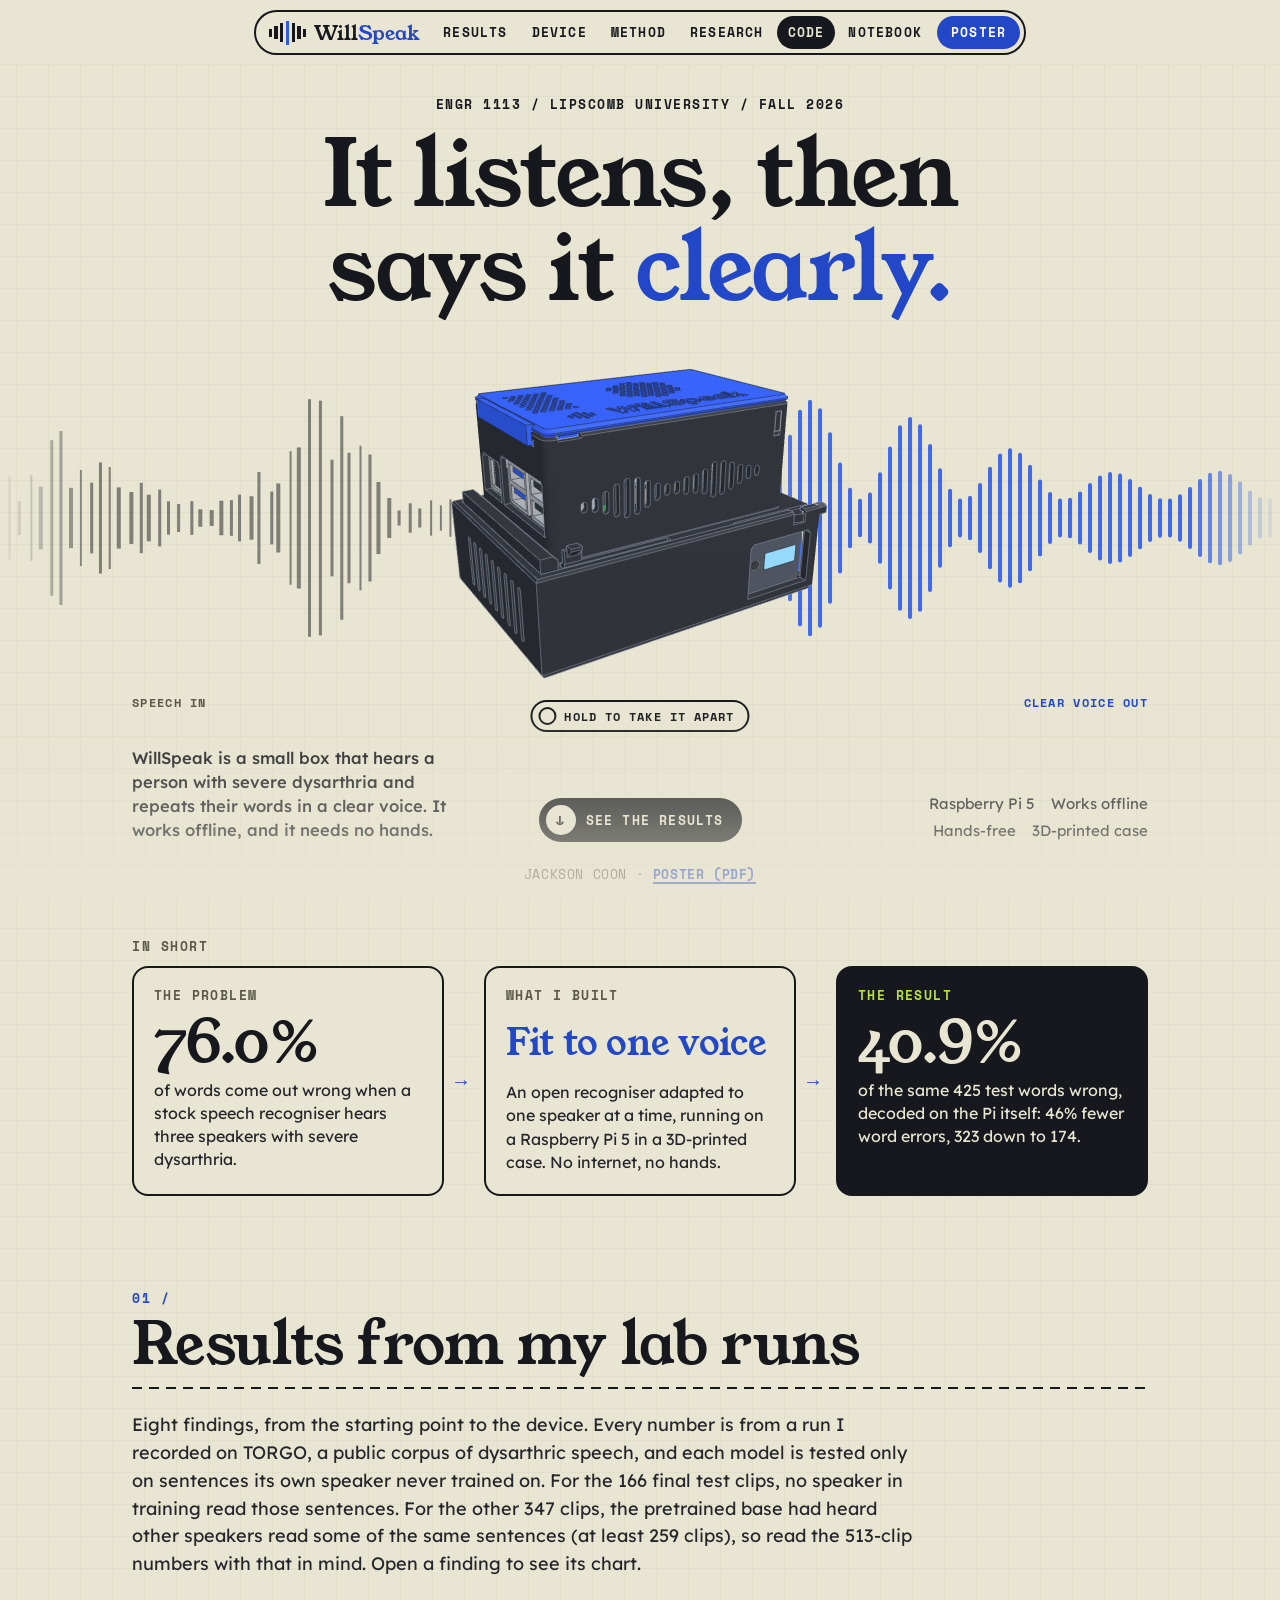
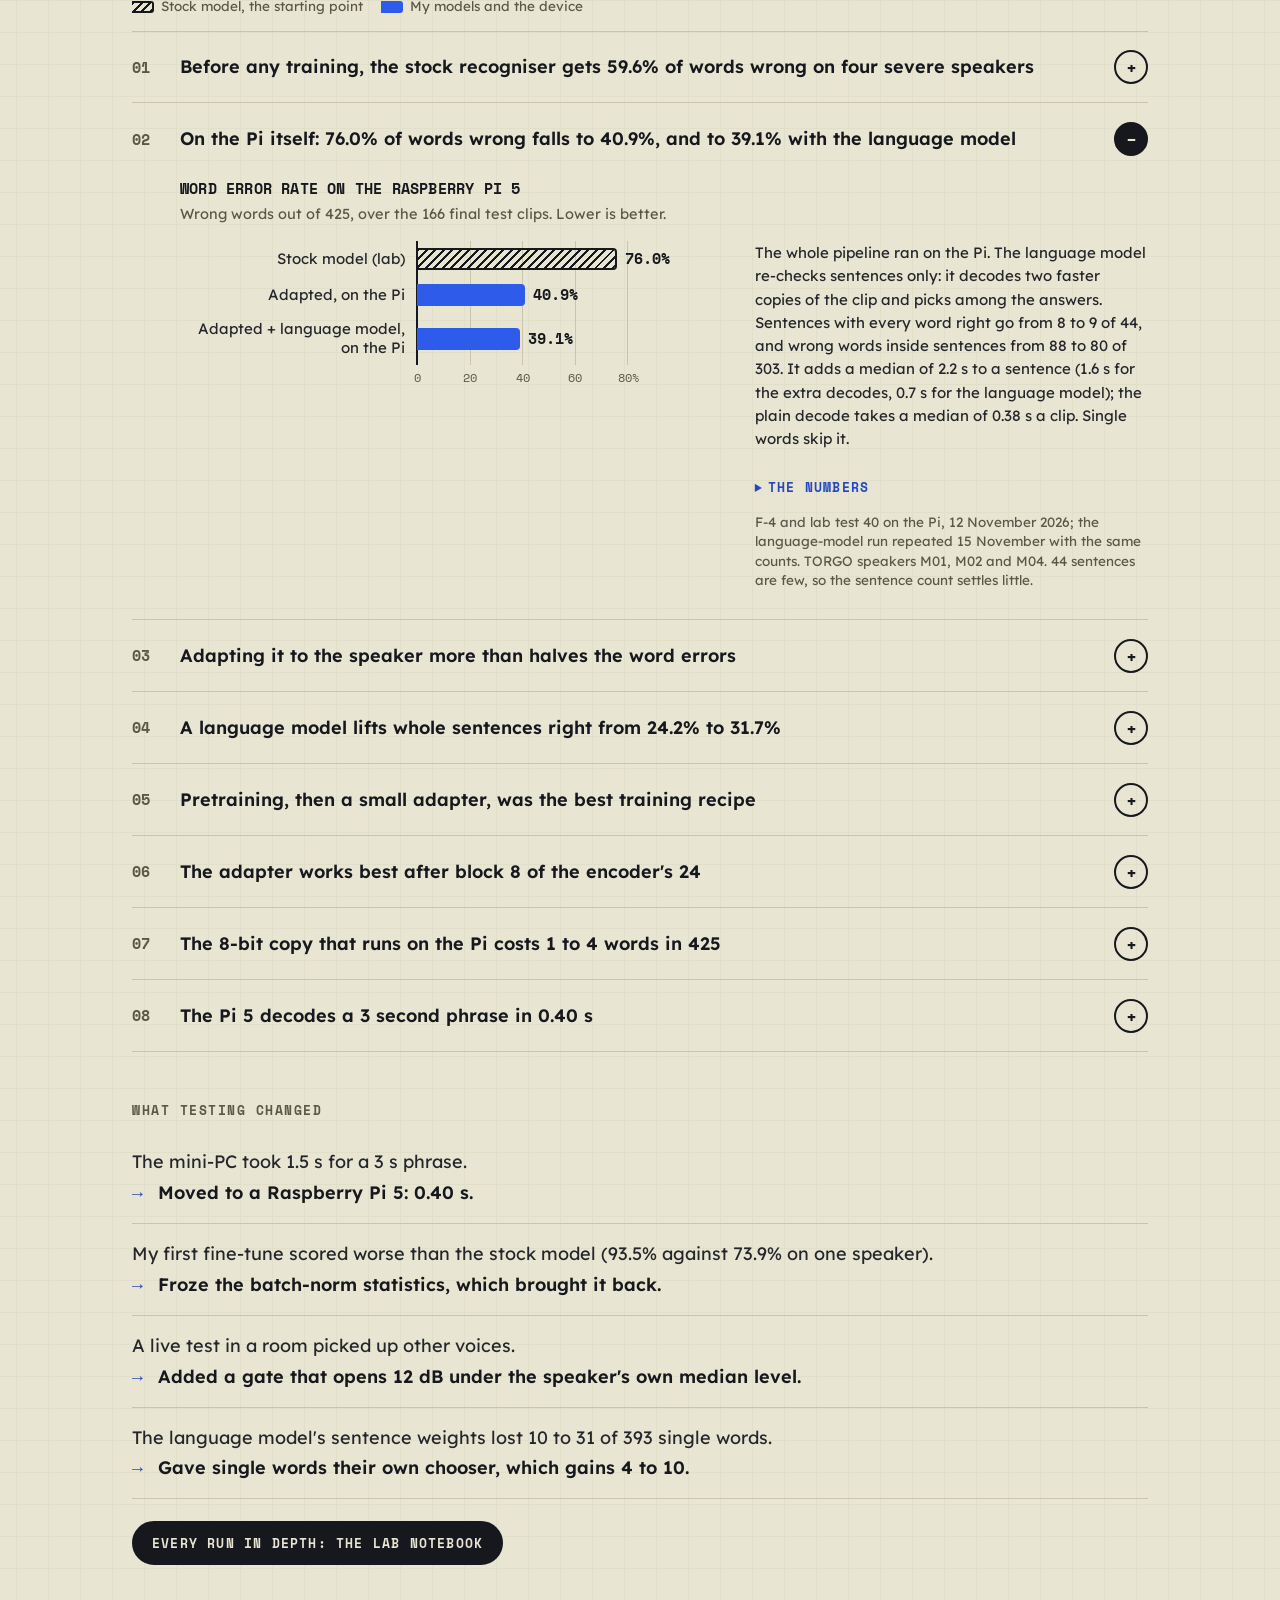
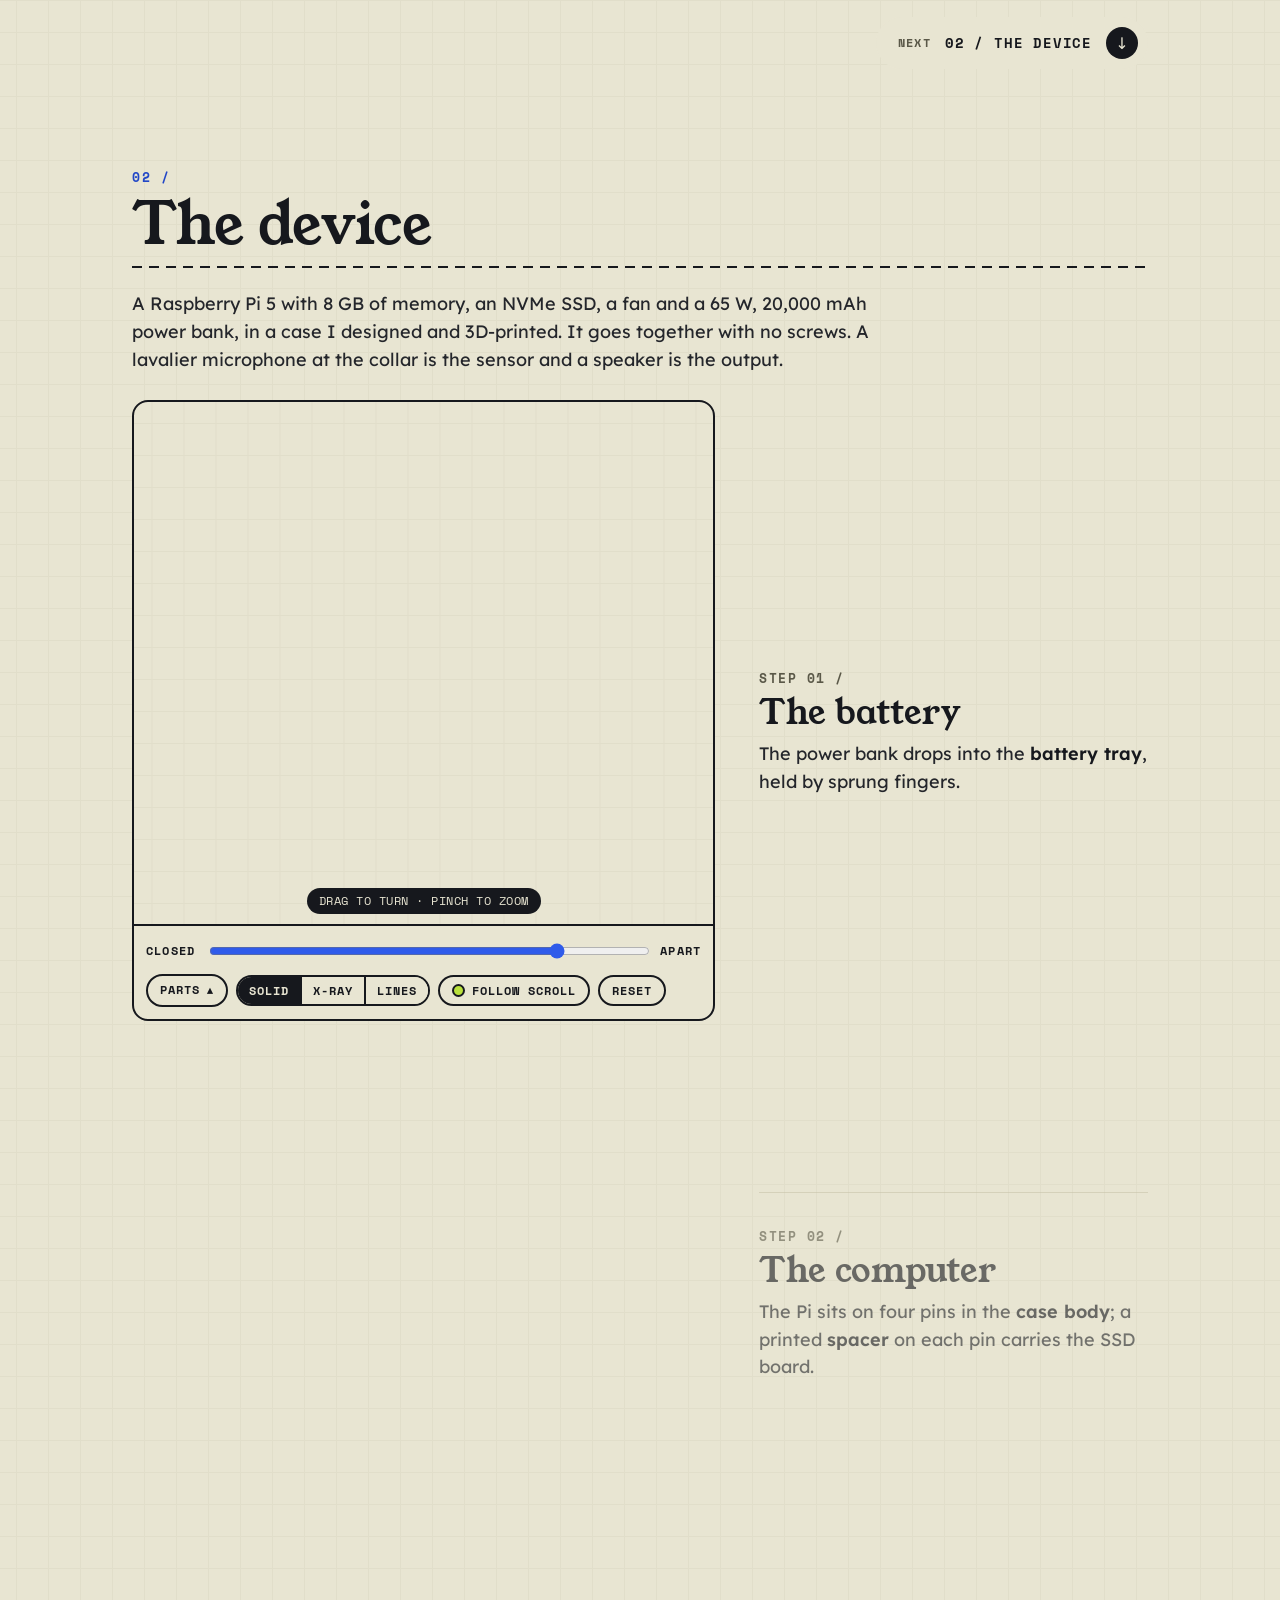
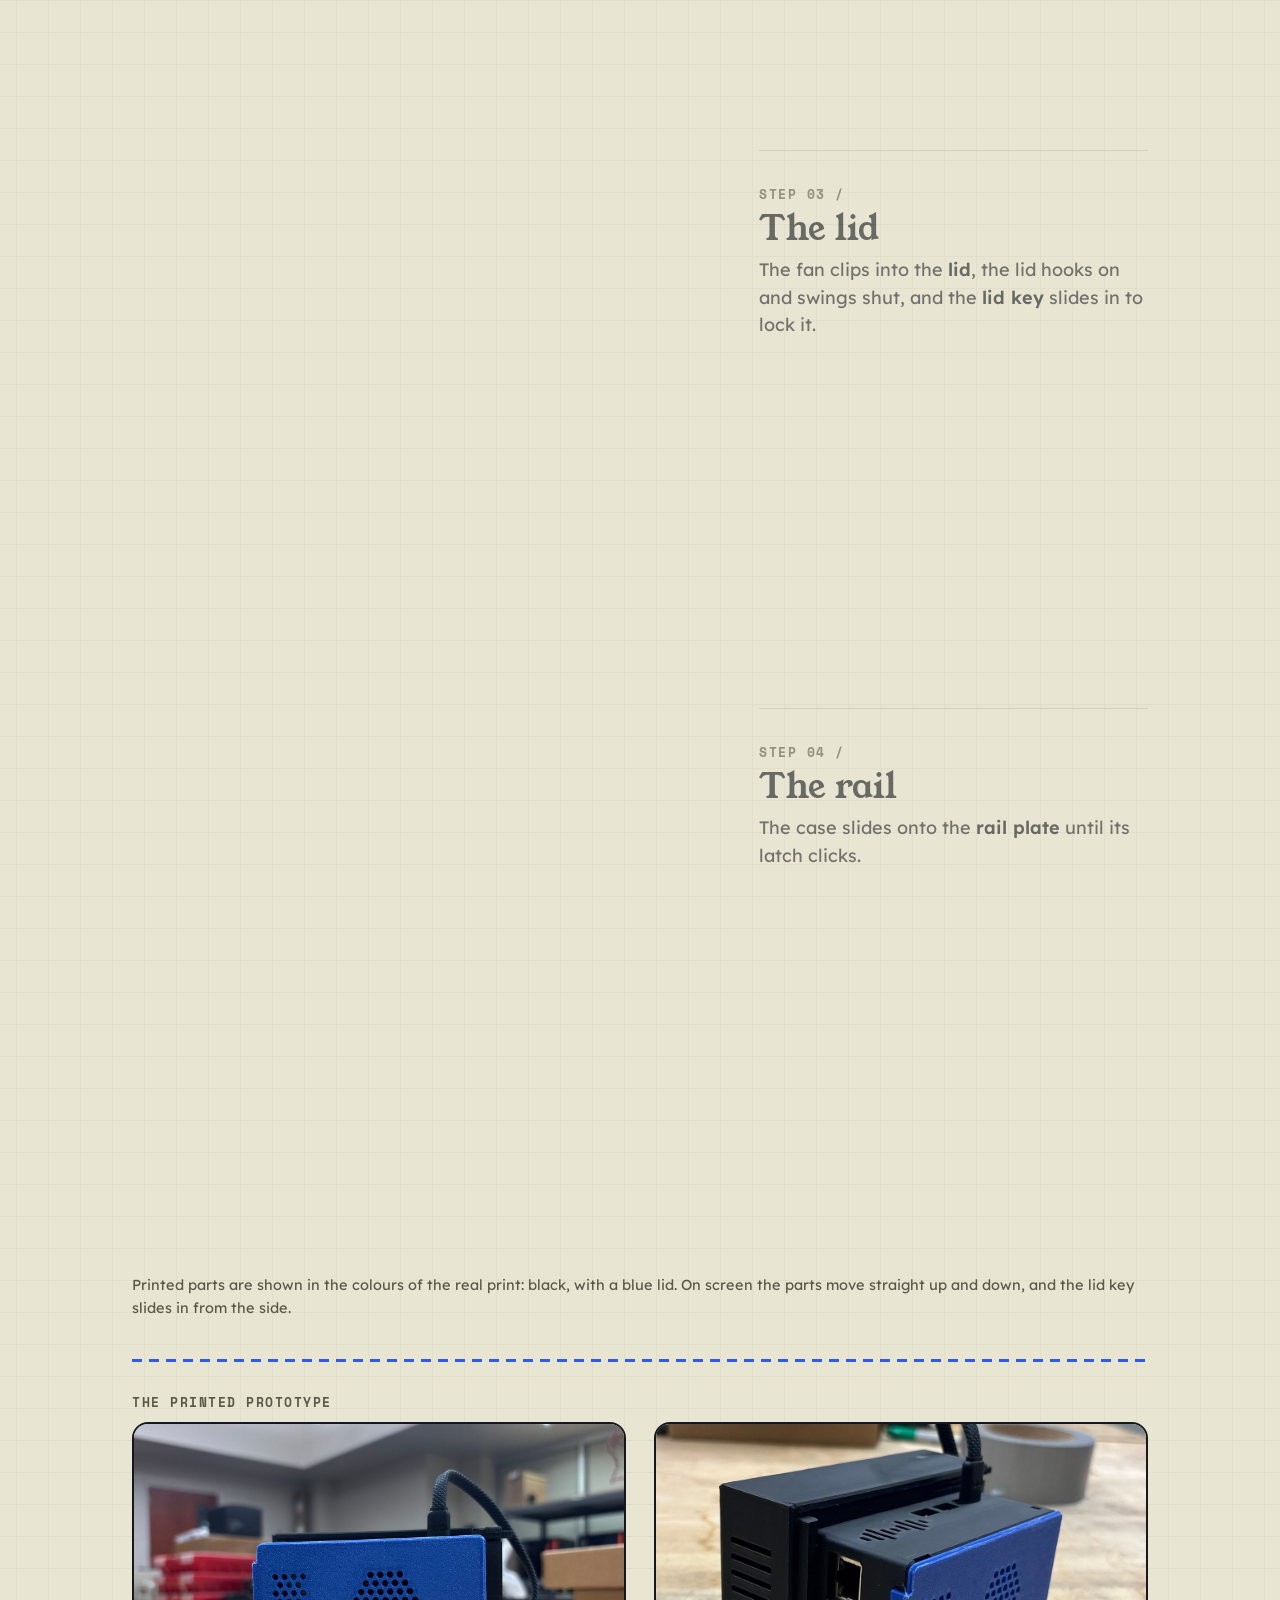
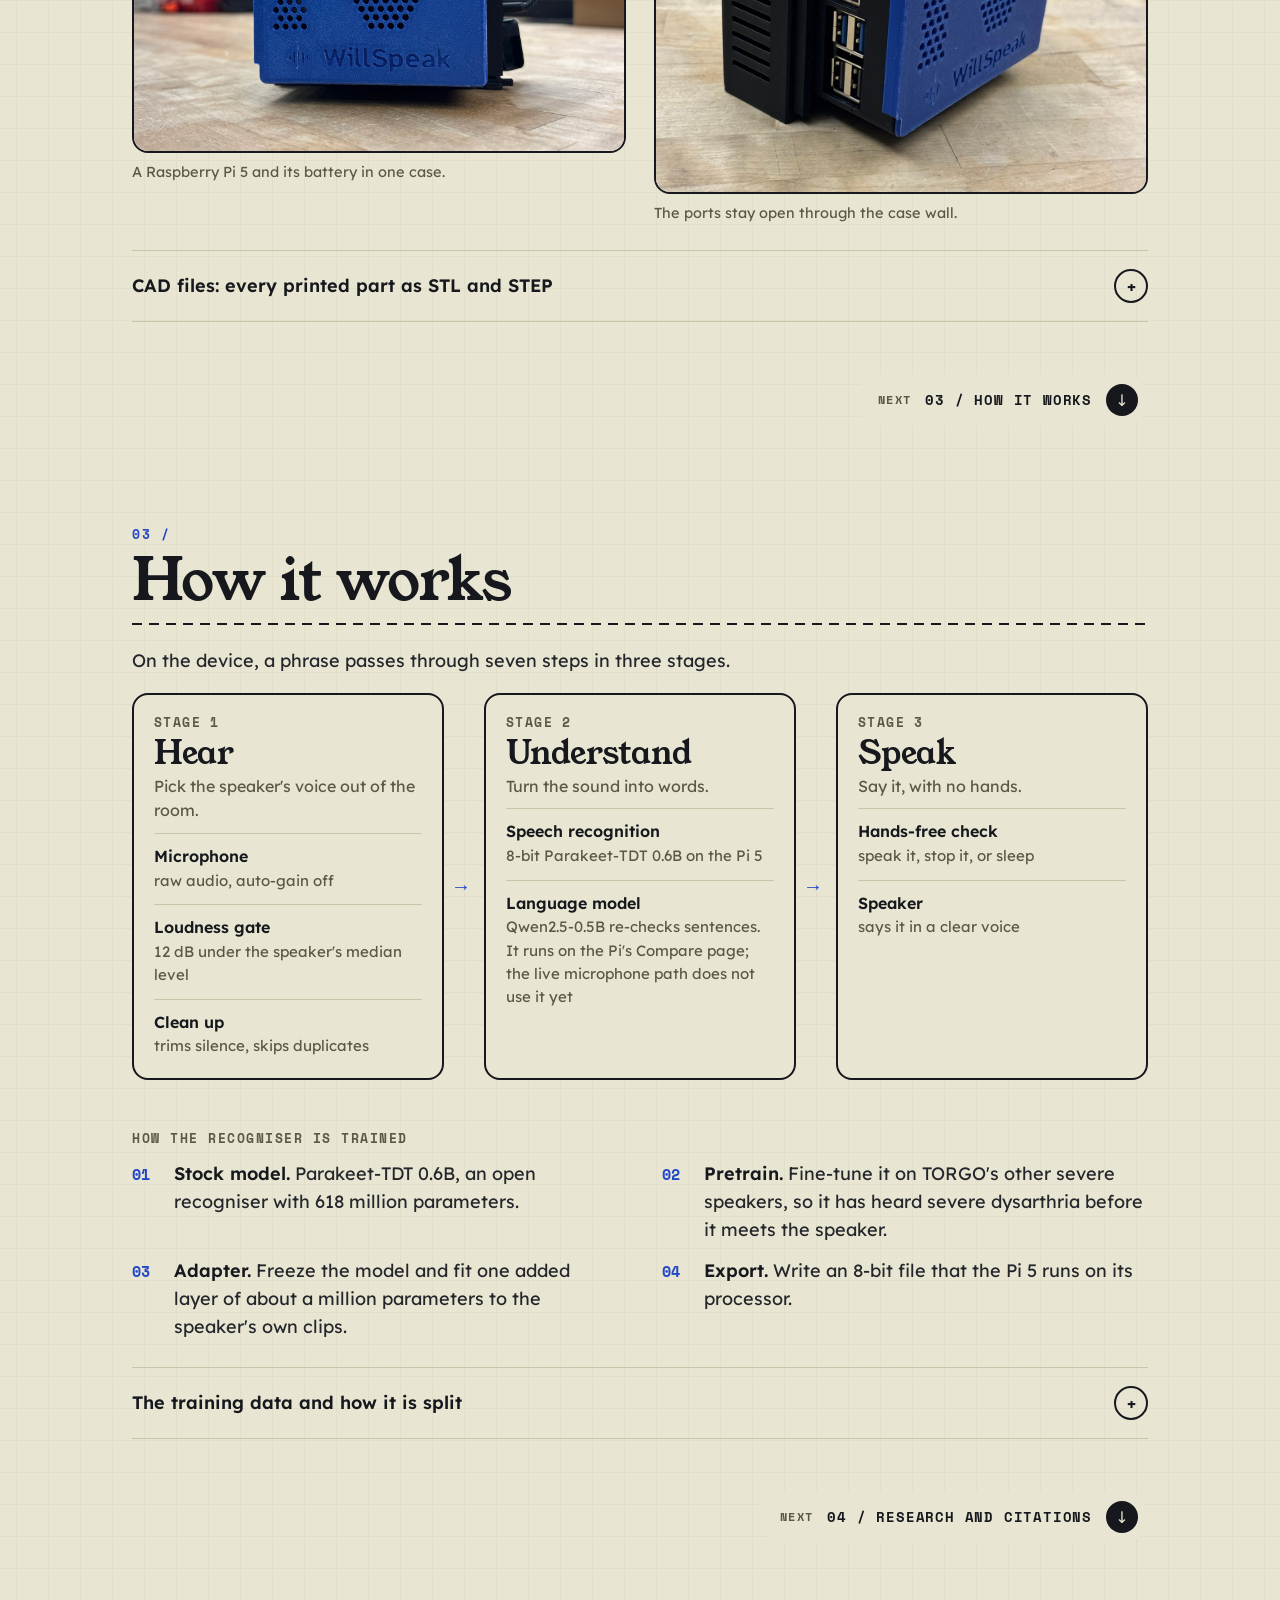
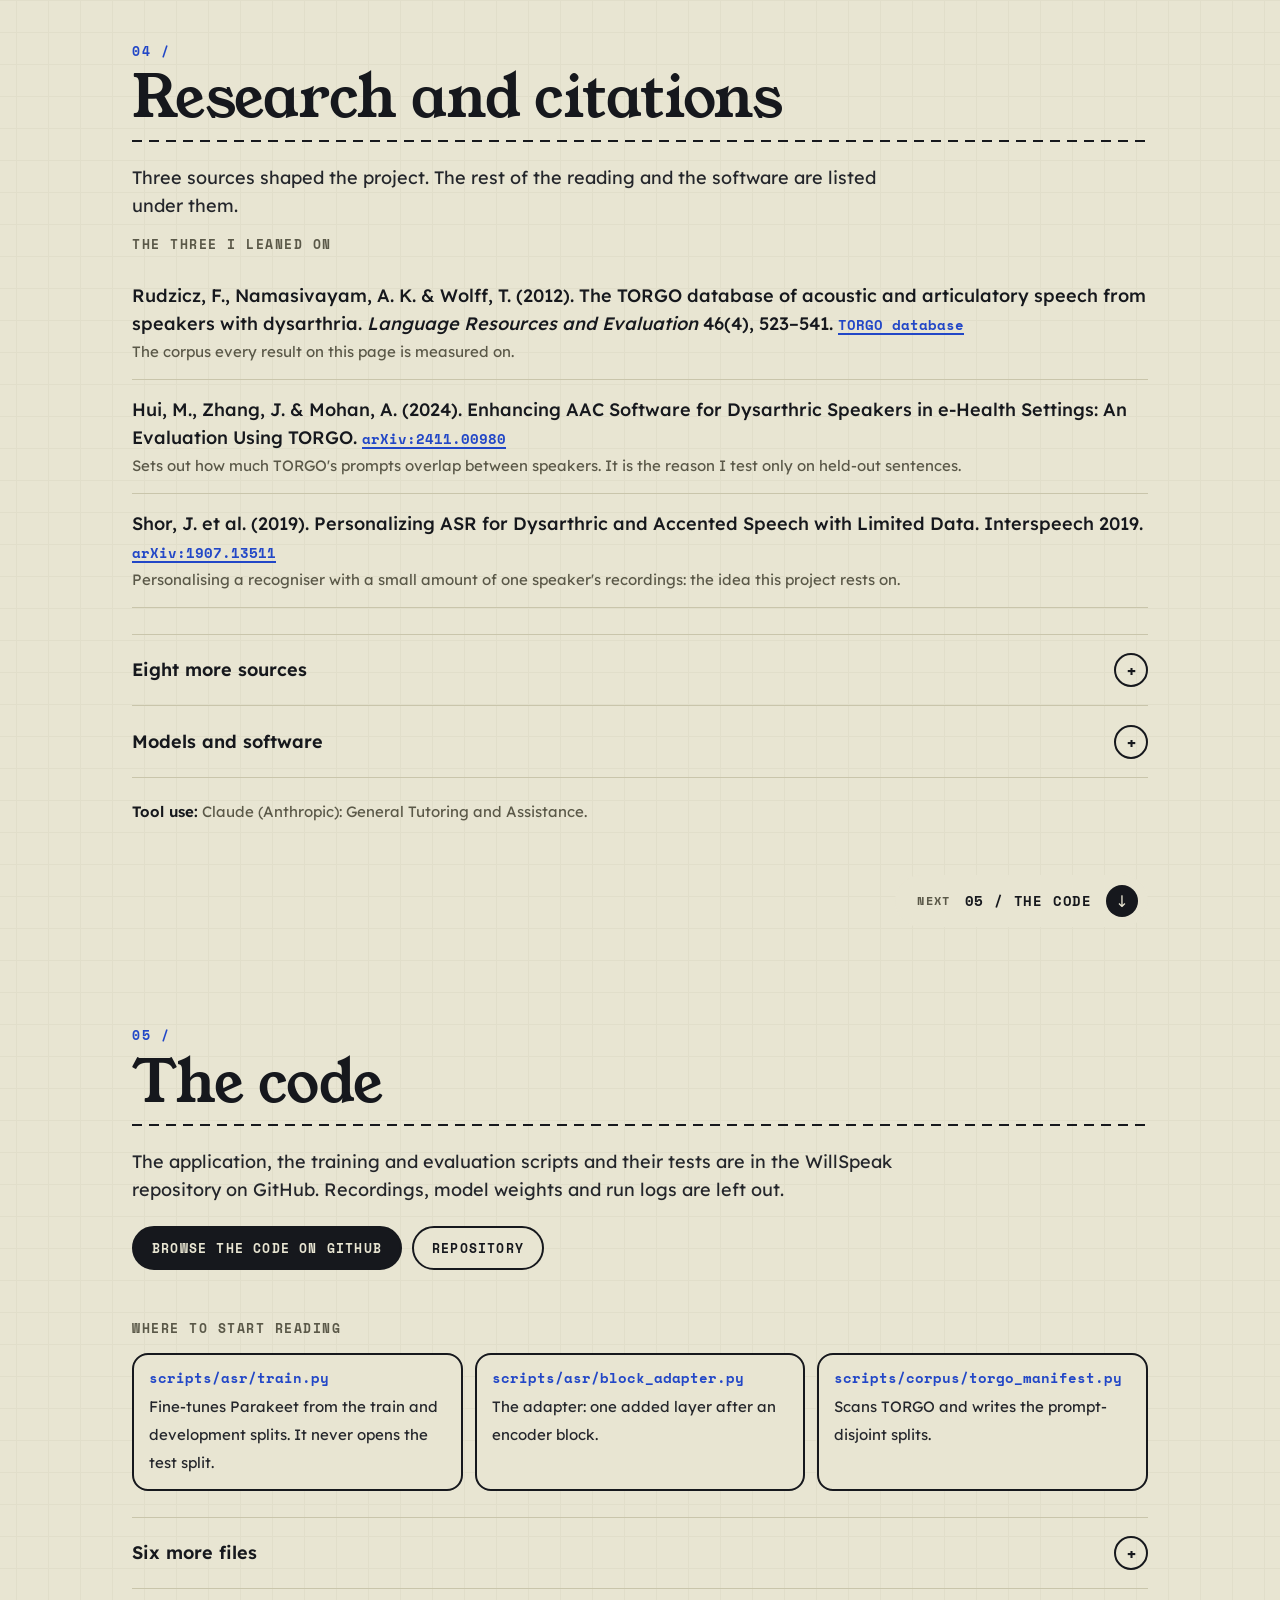
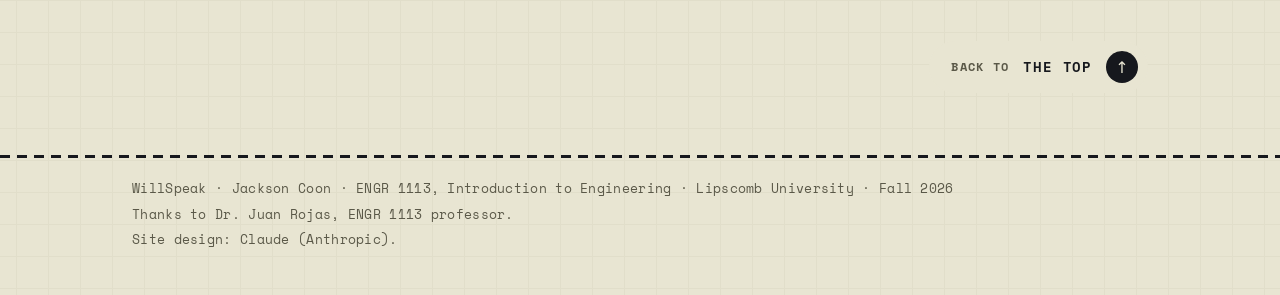
<file: index.html>
<!doctype html>
<html lang="en">
<head>
<meta charset="utf-8">
<meta name="viewport" content="width=device-width, initial-scale=1">
<title>WillSpeak: an offline, hands-free speech device</title>
<meta name="description" content="WillSpeak hears a person with severe dysarthria and repeats their words in a clear voice. Results, the 3D-printed case, the research behind it and the code.">
<meta property="og:title" content="WillSpeak">
<meta property="og:description" content="An offline, hands-free speech device on a Raspberry Pi 5. Results, CAD models, research and code.">
<meta property="og:type" content="website">
<meta property="og:url" content="https://rednetty.github.io/willspeak-site/">
<meta property="og:image" content="https://rednetty.github.io/willspeak-site/assets/img/device-front.jpg">
<meta property="og:image:alt" content="The WillSpeak prototype: a black 3D-printed case with a blue lid.">
<meta name="twitter:card" content="summary_large_image">
<meta name="theme-color" content="#E8E5D2">
<link rel="icon" href="data:image/svg+xml,%3Csvg xmlns='http://www.w3.org/2000/svg' viewBox='0 0 32 32'%3E%3Cg fill='%232F5BEA'%3E%3Crect x='5' y='11' width='4' height='10' rx='2'/%3E%3Crect x='11' y='6' width='4' height='20' rx='2'/%3E%3Crect x='23' y='11' width='4' height='10' rx='2'/%3E%3C/g%3E%3Crect x='17' y='3' width='4' height='26' rx='2' fill='%237A4FE0'/%3E%3C/svg%3E">
<link rel="preload" href="assets/fonts/YoungSerif-Regular.woff2" as="font" type="font/woff2" crossorigin>
<link rel="preload" href="assets/fonts/Lexend-Regular.woff2" as="font" type="font/woff2" crossorigin>
<link rel="preload" href="assets/fonts/SpaceMono-Bold.woff2" as="font" type="font/woff2" crossorigin>
<link rel="stylesheet" href="assets/site.css">
<script type="importmap">{ "imports": { "three": "./assets/vendor/three.module.min.js" } }</script>
</head>
<body>
<a class="skip" href="#results">Skip to the results</a>

<header class="bar">
  <div class="pill">
    <a class="brand" href="#top" aria-label="WillSpeak, top of page"><span class="mark" aria-hidden="true"><i></i><i></i><i></i><i></i><i></i><i></i><i></i></span><span>Will<b>Speak</b></span></a>
    <nav aria-label="Sections">
      <a href="#results">Results</a>
      <a href="#device">Device</a>
      <a href="#method">Method</a>
      <a href="#research">Research</a>
      <a href="#code">Code</a>
      <a href="notebook.html">Notebook</a>
    </nav>
    <a class="cta" href="poster/WillSpeak-Poster.pdf">Poster</a>
  </div>
</header>

<main id="top">

<!-- ================================================================== hero -->
<div class="hero" id="hero">
  <div class="wrap">
    <p class="eyebrow">ENGR 1113 / Lipscomb University / Fall 2026</p>
    <h1>It listens, then says it <b>clearly.</b></h1>
    <div class="hero-stage" id="hero-stage">
      <canvas class="wave" id="wave" aria-hidden="true"></canvas>
      <img class="still" id="hero-still" src="assets/img/device-model.png" width="1200" height="900" alt="The WillSpeak case as a 3D model: a black printed case with a blue lid on top of a battery tray, seen from the side with the ports.">
      <span class="io in" aria-hidden="true">Speech in</span>
      <span class="io out" aria-hidden="true">Clear voice out</span>
      <button class="hold" id="hold" type="button" aria-pressed="false" hidden><i aria-hidden="true"></i><span>Hold to take it apart</span></button>
    </div>
    <div class="hero-foot">
      <p class="lede">WillSpeak is a small box that hears a person with severe dysarthria and repeats their words in a clear voice. It works offline, and it needs no hands.</p>
      <a class="go" href="#results"><i aria-hidden="true"></i>See the results</a>
      <ul class="tags" aria-label="In short">
        <li>Raspberry Pi 5</li>
        <li>Works offline</li>
        <li>Hands-free</li>
        <li>3D-printed case</li>
      </ul>
    </div>
    <p class="by">Jackson Coon · <a href="poster/WillSpeak-Poster.pdf">Poster (PDF)</a></p>
  </div>
</div>

<!-- ============================================================== in short -->
<div class="short" id="short">
  <div class="wrap">
    <p class="label">In short</p>
    <ol class="path">
      <li><span class="k">The problem</span><b class="v">76.0%</b><p>of words come out wrong when a stock speech recogniser hears three speakers with severe dysarthria.</p></li>
      <li><span class="k">What I built</span><b class="v words">Fit to one voice</b><p>An open recogniser adapted to one speaker at a time, running on a Raspberry Pi 5 in a 3D-printed case. No internet, no hands.</p></li>
      <li><span class="k">The result</span><b class="v">40.9%</b><p>of the same 425 test words wrong, decoded on the Pi itself: 46% fewer word errors, 323 down to 174.</p></li>
    </ol>
  </div>
</div>

<!-- ================================================================ results -->
<section id="results">
  <div class="wrap">
    <div class="sect-head"><span class="n">01</span><h2>Results from my lab runs</h2></div>
    <p class="intro">Eight findings, from the starting point to the device. Every number is from a run I recorded on TORGO, a public corpus of dysarthric speech, and each model is tested only on sentences its own speaker never trained on. For the 166 final test clips, no speaker in training read those sentences. For the other 347 clips, the pretrained base had heard other speakers read some of the same sentences (at least 259 clips), so read the 513-clip numbers with that in mind. Open a finding to see its chart.</p>

    <ul class="key" aria-label="How to read the bars">
      <li><i class="base"></i>Stock model, the starting point</li>
      <li><i></i>My models and the device</li>
    </ul>

    <ol class="findings">
      <li><details class="fold">
        <summary><span class="t">Before any training, the stock recogniser gets 59.6% of words wrong on four severe speakers</span></summary>
        <div class="fold-body">
          <p>Before any training, the stock recogniser got <b>59.6%</b> of words wrong on 292 sentences from TORGO's four severe speakers (95% interval 55.2 to 63.8). That number set the first requirement: a model personalised to one voice.</p>
        </div>
      </details></li>
      <li><details class="fold" open>
        <summary><span class="t">On the Pi itself: 76.0% of words wrong falls to 40.9%, and to 39.1% with the language model</span></summary>
        <div class="fold-body">
      <figure class="chart" aria-labelledby="c7">
        <h3 id="c7">Word error rate on the Raspberry Pi 5</h3>
        <p class="sub">Wrong words out of 425, over the 166 final test clips. Lower is better.</p>
        <div class="plot" style="--max: 80">
          <div class="rows">
            <div class="grid" aria-hidden="true"><i></i><i></i><i></i><i></i><i></i></div>
            <div class="row" tabindex="0"><span class="name">Stock model (lab)</span><span class="track"><span class="bar-fill base" style="--v: 76.0"></span><span class="val" style="--v: 76.0">76.0%</span></span><span class="tip" role="tooltip">323 of 425 words wrong.</span></div>
            <div class="row" tabindex="0"><span class="name">Adapted, on the Pi</span><span class="track"><span class="bar-fill" style="--v: 40.9"></span><span class="val" style="--v: 40.9">40.9%</span></span><span class="tip" role="tooltip">174 of 425 words wrong. The 8-bit speaker models, decoded on the Pi.</span></div>
            <div class="row" tabindex="0"><span class="name">Adapted + language model, on the Pi</span><span class="track"><span class="bar-fill" style="--v: 39.1"></span><span class="val" style="--v: 39.1">39.1%</span></span><span class="tip" role="tooltip">166 of 425 words wrong. Qwen2.5-0.5B chooses among three decodes of each sentence.</span></div>
          </div>
          <div class="axis" aria-hidden="true"><span>0</span><span>20</span><span>40</span><span>60</span><span>80%</span></div>
        </div>
        <p class="cap">The whole pipeline ran on the Pi. The language model re-checks sentences only: it decodes two faster copies of the clip and picks among the answers. Sentences with every word right go from 8 to 9 of 44, and wrong words inside sentences from 88 to 80 of 303. It adds a median of 2.2 s to a sentence (1.6 s for the extra decodes, 0.7 s for the language model); the plain decode takes a median of 0.38 s a clip. Single words skip it.</p>
        <details><summary>The numbers</summary>
          <table><thead><tr><th>Model</th><th class="num">Wrong</th><th class="num">Of</th><th class="num">Share</th></tr></thead>
          <tbody><tr><td>Stock model (lab)</td><td class="num">323</td><td class="num">425</td><td class="num">76.0%</td></tr>
          <tr><td>Adapted, on the Pi</td><td class="num">174</td><td class="num">425</td><td class="num">40.9%</td></tr>
          <tr><td>Adapted + language model, on the Pi</td><td class="num">166</td><td class="num">425</td><td class="num">39.1%</td></tr></tbody></table>
        </details>
        <p class="src">F-4 and lab test 40 on the Pi, 12 November 2026; the language-model run repeated 15 November with the same counts. TORGO speakers M01, M02 and M04. 44 sentences are few, so the sentence count settles little.</p>
      </figure>
        </div>
      </details></li>
      <li><details class="fold">
        <summary><span class="t">Adapting it to the speaker more than halves the word errors</span></summary>
        <div class="fold-body">
      <figure class="chart" aria-labelledby="c2">
        <h3 id="c2">Word error rate</h3>
        <p class="sub">Wrong words out of 1,304, over all 513 held-out clips. Lower is better.</p>
        <div class="plot" style="--max: 80">
          <div class="rows">
            <div class="grid" aria-hidden="true"><i></i><i></i><i></i><i></i><i></i></div>
            <div class="row" tabindex="0"><span class="name">Stock model</span><span class="track"><span class="bar-fill base" style="--v: 68.1"></span><span class="val" style="--v: 68.1">68.1%</span></span><span class="tip" role="tooltip">888 of 1,304 words wrong.</span></div>
            <div class="row" tabindex="0"><span class="name">Adapted</span><span class="track"><span class="bar-fill" style="--v: 32.7"></span><span class="val" style="--v: 32.7">32.7%</span></span><span class="tip" role="tooltip">427 of 1,304 words wrong.</span></div>
            <div class="row" tabindex="0"><span class="name">Adapted + language model</span><span class="track"><span class="bar-fill" style="--v: 28.8"></span><span class="val" style="--v: 28.8">28.8%</span></span><span class="tip" role="tooltip">376 of 1,304 words wrong. Single words are chosen with their own weights.</span></div>
          </div>
          <div class="axis" aria-hidden="true"><span>0</span><span>20</span><span>40</span><span>60</span><span>80%</span></div>
        </div>
        <p class="cap">Adapting the recogniser to the speaker does most of the work. The clips are 120 sentences and 393 single words.</p>
        <details><summary>The numbers</summary>
          <table><thead><tr><th>Model</th><th class="num">Wrong</th><th class="num">Of</th><th class="num">Rate</th></tr></thead>
          <tbody><tr><td>Stock model</td><td class="num">888</td><td class="num">1,304</td><td class="num">68.1%</td></tr>
          <tr><td>Adapted</td><td class="num">427</td><td class="num">1,304</td><td class="num">32.7%</td></tr>
          <tr><td>Adapted + language model</td><td class="num">376</td><td class="num">1,304</td><td class="num">28.8%</td></tr></tbody></table>
        </details>
        <p class="src">Lab test 36, November 2026. TORGO speakers M01, M02 and M04.</p>
      </figure>
        </div>
      </details></li>
      <li><details class="fold">
        <summary><span class="t">A language model lifts whole sentences right from 24.2% to 31.7%</span></summary>
        <div class="fold-body">
      <figure class="chart" aria-labelledby="c1">
        <h3 id="c1">Whole sentences right</h3>
        <p class="sub">Share of 120 held-out sentences with every word right. Higher is better.</p>
        <div class="plot" style="--max: 40">
          <div class="rows">
            <div class="grid" aria-hidden="true"><i></i><i></i><i></i><i></i><i></i></div>
            <div class="row" tabindex="0"><span class="name">Stock model</span><span class="track"><span class="bar-fill base" style="--v: 13.3"></span><span class="val" style="--v: 13.3">13.3%</span></span><span class="tip" role="tooltip">16 of 120 sentences. Parakeet-TDT 0.6B as downloaded.</span></div>
            <div class="row" tabindex="0"><span class="name">Adapted</span><span class="track"><span class="bar-fill" style="--v: 24.2"></span><span class="val" style="--v: 24.2">24.2%</span></span><span class="tip" role="tooltip">29 of 120 sentences. Pretrained on the other severe speakers, then a 1 M-parameter adapter per speaker.</span></div>
            <div class="row" tabindex="0"><span class="name">Adapted + language model</span><span class="track"><span class="bar-fill" style="--v: 31.7"></span><span class="val" style="--v: 31.7">31.7%</span></span><span class="tip" role="tooltip">38 of 120 sentences. Qwen2.5-0.5B chooses among nine decodes of each clip: 10 sentences gained, 1 lost.</span></div>
          </div>
          <div class="axis" aria-hidden="true"><span>0</span><span>10</span><span>20</span><span>30</span><span>40%</span></div>
        </div>
        <p class="cap">The language model adds 7.5 points, with a 95% interval of 2.5 to 12.5.</p>
        <details><summary>The numbers</summary>
          <table><thead><tr><th>Model</th><th class="num">Right</th><th class="num">Of</th><th class="num">Share</th></tr></thead>
          <tbody><tr><td>Stock model</td><td class="num">16</td><td class="num">120</td><td class="num">13.3%</td></tr>
          <tr><td>Adapted</td><td class="num">29</td><td class="num">120</td><td class="num">24.2%</td></tr>
          <tr><td>Adapted + language model</td><td class="num">38</td><td class="num">120</td><td class="num">31.7%</td></tr></tbody></table>
        </details>
        <p class="src">Lab test 36, November 2026. TORGO speakers M01, M02 and M04.</p>
      </figure>
        </div>
      </details></li>
      <li><details class="fold">
        <summary><span class="t">Pretraining, then a small adapter, was the best training recipe</span></summary>
        <div class="fold-body">
      <figure class="chart" aria-labelledby="c3">
        <h3 id="c3">What each training choice was worth</h3>
        <p class="sub">Word error rate on the 425 words of the three speakers' test clips, mean of three training seeds. Lower is better.</p>
        <div class="plot" style="--max: 80">
          <div class="rows">
            <div class="grid" aria-hidden="true"><i></i><i></i><i></i><i></i><i></i></div>
            <div class="row" tabindex="0"><span class="name">Stock model</span><span class="track"><span class="bar-fill base" style="--v: 76.0"></span><span class="val" style="--v: 76.0">76.0%</span></span><span class="tip" role="tooltip">323 of 425 words wrong.</span></div>
            <div class="row" tabindex="0"><span class="name">Adapter only</span><span class="track"><span class="bar-fill" style="--v: 46.0"></span><span class="val" style="--v: 46.0">46.0%</span></span><span class="tip" role="tooltip">195.3 words wrong. One added layer trained on the speaker's clips, the rest of the model frozen.</span></div>
            <div class="row" tabindex="0"><span class="name">Retrain whole blocks</span><span class="track"><span class="bar-fill" style="--v: 45.8"></span><span class="val" style="--v: 45.8">45.8%</span></span><span class="tip" role="tooltip">194.7 words wrong. Whole encoder blocks retrained on the speaker's clips.</span></div>
            <div class="row" tabindex="0"><span class="name">Pretrain, then whole blocks</span><span class="track"><span class="bar-fill" style="--v: 45.3"></span><span class="val" style="--v: 45.3">45.3%</span></span><span class="tip" role="tooltip">192.3 words wrong. Pretrained on the other severe speakers first.</span></div>
            <div class="row" tabindex="0"><span class="name">Pretrain, then adapter</span><span class="track"><span class="bar-fill" style="--v: 41.9"></span><span class="val" style="--v: 41.9">41.9%</span></span><span class="tip" role="tooltip">178.0 words wrong. The recipe the device uses.</span></div>
          </div>
          <div class="axis" aria-hidden="true"><span>0</span><span>20</span><span>40</span><span>60</span><span>80%</span></div>
        </div>
        <p class="cap">Pretraining on the other severe speakers and then fitting a small adapter to one speaker gave the lowest error, so that is the recipe I kept. These 166 test clips are a different, smaller set than the 513 clips above, so the percentages differ.</p>
        <details><summary>The numbers</summary>
          <table><thead><tr><th>Recipe</th><th class="num">Wrong of 425</th><th class="num">Rate</th></tr></thead>
          <tbody><tr><td>Stock model</td><td class="num">323</td><td class="num">76.0%</td></tr>
          <tr><td>Adapter only</td><td class="num">195.3</td><td class="num">46.0%</td></tr>
          <tr><td>Retrain whole blocks</td><td class="num">194.7</td><td class="num">45.8%</td></tr>
          <tr><td>Pretrain, then whole blocks</td><td class="num">192.3</td><td class="num">45.3%</td></tr>
          <tr><td>Pretrain, then adapter</td><td class="num">178.0</td><td class="num">41.9%</td></tr></tbody></table>
        </details>
        <p class="src">Lab runs of October 2026. 166 test clips of M01, M02 and M04.</p>
      </figure>
        </div>
      </details></li>
      <li><details class="fold">
        <summary><span class="t">The adapter works best after block 8 of the encoder's 24</span></summary>
        <div class="fold-body">
      <figure class="chart" aria-labelledby="c4">
        <h3 id="c4">Where the adapter goes</h3>
        <p class="sub">Word error rate on the same 425 test words by the encoder block the adapter follows. Lower is better.</p>
        <div class="plot" style="--max: 80">
          <div class="rows">
            <div class="grid" aria-hidden="true"><i></i><i></i><i></i><i></i><i></i></div>
            <div class="row" tabindex="0"><span class="name">After block 8</span><span class="track"><span class="bar-fill" style="--v: 41.0"></span><span class="val" style="--v: 41.0">41.0%</span></span><span class="tip" role="tooltip">174.3 words wrong, mean of three seeds.</span></div>
            <div class="row" tabindex="0"><span class="name">After block 12</span><span class="track"><span class="bar-fill" style="--v: 52.9"></span><span class="val" style="--v: 52.9">52.9%</span></span><span class="tip" role="tooltip">224.7 words wrong.</span></div>
            <div class="row" tabindex="0"><span class="name">After block 16</span><span class="track"><span class="bar-fill" style="--v: 55.2"></span><span class="val" style="--v: 55.2">55.2%</span></span><span class="tip" role="tooltip">234.7 words wrong.</span></div>
            <div class="row" tabindex="0"><span class="name">After block 24</span><span class="track"><span class="bar-fill" style="--v: 59.0"></span><span class="val" style="--v: 59.0">59.0%</span></span><span class="tip" role="tooltip">250.7 words wrong.</span></div>
          </div>
          <div class="axis" aria-hidden="true"><span>0</span><span>20</span><span>40</span><span>60</span><span>80%</span></div>
        </div>
        <p class="cap">The adapter is one added layer of about a million numbers. After block 8 of the encoder's 24 it works best; every later position I tried did worse.</p>
        <details><summary>The numbers</summary>
          <table><thead><tr><th>Adapter after</th><th class="num">Wrong of 425</th><th class="num">Rate</th></tr></thead>
          <tbody><tr><td>Block 8</td><td class="num">174.3</td><td class="num">41.0%</td></tr>
          <tr><td>Block 12</td><td class="num">224.7</td><td class="num">52.9%</td></tr>
          <tr><td>Block 16</td><td class="num">234.7</td><td class="num">55.2%</td></tr>
          <tr><td>Block 24</td><td class="num">250.7</td><td class="num">59.0%</td></tr></tbody></table>
        </details>
        <p class="src">Lab test 34, October 2026.</p>
      </figure>
        </div>
      </details></li>
      <li><details class="fold">
        <summary><span class="t">The 8-bit copy that runs on the Pi costs 1 to 4 words in 425</span></summary>
        <div class="fold-body">
          <p>The Pi runs an 8-bit copy of the model. On the adapted model the 8-bit copy cost 1 to 4 words out of 425 in the lab, so the small file is the one that ships.</p>
        </div>
      </details></li>
      <li><details class="fold">
        <summary><span class="t">The Pi 5 decodes a 3 second phrase in 0.40 s</span></summary>
        <div class="fold-body">
      <figure class="chart" aria-labelledby="c5">
        <h3 id="c5">Speed on the device</h3>
        <p class="sub">Seconds to decode a 3 second phrase. Lower is better.</p>
        <div class="plot" style="--max: 2">
          <div class="rows">
            <div class="grid" aria-hidden="true"><i></i><i></i><i></i></div>
            <div class="row" tabindex="0"><span class="name">Mini-PC, first choice</span><span class="track"><span class="bar-fill base" style="--v: 1.535"></span><span class="val" style="--v: 1.535">1.54 s</span></span><span class="tip" role="tooltip">1.535 s on the mini-PC I started with.</span></div>
            <div class="row" tabindex="0"><span class="name">Pi 5, one thread</span><span class="track"><span class="bar-fill" style="--v: 0.616"></span><span class="val" style="--v: 0.616">0.62 s</span></span><span class="tip" role="tooltip">0.616 s, 0.21 of real time.</span></div>
            <div class="row" tabindex="0"><span class="name">Pi 5, two threads</span><span class="track"><span class="bar-fill" style="--v: 0.396"></span><span class="val" style="--v: 0.396">0.40 s</span></span><span class="tip" role="tooltip">0.396 s, 0.13 of real time.</span></div>
            <div class="row" tabindex="0"><span class="name">Pi 5, four threads</span><span class="track"><span class="bar-fill" style="--v: 0.365"></span><span class="val" style="--v: 0.365">0.37 s</span></span><span class="tip" role="tooltip">0.365 s, 0.12 of real time.</span></div>
          </div>
          <div class="axis" aria-hidden="true"><span>0</span><span>1.0</span><span>2.0 s</span></div>
        </div>
        <p class="cap">The mini-PC was too slow, so the device moved to a Raspberry Pi 5, which is 3.9 times faster at two threads. These timings are the stock 8-bit model on an idle Pi in September, for the decode alone. The adapted models and the language model were timed on the Pi in November; see the second finding.</p>
        <details><summary>The numbers</summary>
          <table><thead><tr><th>Computer</th><th class="num">Seconds</th><th class="num">Share of real time</th></tr></thead>
          <tbody><tr><td>Mini-PC</td><td class="num">1.535</td><td class="num">0.51</td></tr>
          <tr><td>Pi 5, one thread</td><td class="num">0.616</td><td class="num">0.21</td></tr>
          <tr><td>Pi 5, two threads</td><td class="num">0.396</td><td class="num">0.13</td></tr>
          <tr><td>Pi 5, four threads</td><td class="num">0.365</td><td class="num">0.12</td></tr></tbody></table>
        </details>
        <p class="src">Benchmark of 8 September 2026, Raspberry Pi 5 with 8 GB.</p>
      </figure>
        </div>
      </details></li>
    </ol>

    <p class="label gap">What testing changed</p>
    <ul class="changes">
      <li><span class="was">The mini-PC took 1.5 s for a 3 s phrase.</span><span class="now">Moved to a Raspberry Pi 5: 0.40 s.</span></li>
      <li><span class="was">My first fine-tune scored worse than the stock model (93.5% against 73.9% on one speaker).</span><span class="now">Froze the batch-norm statistics, which brought it back.</span></li>
      <li><span class="was">A live test in a room picked up other voices.</span><span class="now">Added a gate that opens 12 dB under the speaker's own median level.</span></li>
      <li><span class="was">The language model's sentence weights lost 10 to 31 of 393 single words.</span><span class="now">Gave single words their own chooser, which gains 4 to 10.</span></li>
    </ul>

    <div class="actions">
      <a class="btn solid" href="notebook.html">Every run in depth: the lab notebook</a>
    </div>

    <a class="next" href="#device"><span>Next</span><b>02 / The device</b><i aria-hidden="true"></i></a>
  </div>
</section>

<!-- ================================================================= device -->
<section id="device">
  <div class="wrap">
    <div class="sect-head"><span class="n">02</span><h2>The device</h2></div>
    <p class="intro">A Raspberry Pi 5 with 8 GB of memory, an NVMe SSD, a fan and a 65 W, 20,000 mAh power bank, in a case I designed and 3D-printed. It goes together with no screws. A lavalier microphone at the collar is the sensor and a speaker is the output.</p>

    <div class="build" id="build">
      <div class="viewer" id="viewer">
        <div class="stage" id="stage">
          <div class="fallback" id="fallback"><img src="assets/img/exploded.png" width="608" height="1262" loading="lazy" alt="Exploded drawing of the case, top to bottom: lid, fan, NVMe SSD board, Raspberry Pi 5, case body with its lid key, rail plate, power bank, battery tray."></div>
          <p class="about-part" id="about" aria-live="polite"></p>
          <div class="hint" id="hint" hidden>Drag to turn · pinch to zoom</div>
        </div>
        <div class="toolbar" id="toolbar" hidden>
          <label class="slider"><span>Closed</span><input id="explode" type="range" min="0" max="100" value="62" step="1" aria-label="How far the parts are lifted apart"><span>Apart</span></label>
          <div class="tools">
            <details class="menu" id="parts-menu">
              <summary>Parts</summary>
              <div class="chips" id="chips" role="group" aria-label="Pick a part to highlight it"></div>
            </details>
            <div class="seg" id="views" role="group" aria-label="How the model is drawn">
              <button type="button" data-view="solid" aria-pressed="true">Solid</button>
              <button type="button" data-view="xray" aria-pressed="false">X-ray</button>
              <button type="button" data-view="lines" aria-pressed="false">Lines</button>
            </div>
            <button class="tool dot" id="follow" type="button" aria-pressed="true">Follow scroll</button>
            <button class="tool" id="reset" type="button">Reset</button>
          </div>
        </div>
      </div>
      <ol class="build-steps" id="build-steps">
        <li><span class="k">Step</span><h3>The battery</h3><p>The power bank drops into the <b>battery tray</b>, held by sprung fingers.</p></li>
        <li><span class="k">Step</span><h3>The computer</h3><p>The Pi sits on four pins in the <b>case body</b>; a printed <b>spacer</b> on each pin carries the SSD board.</p></li>
        <li><span class="k">Step</span><h3>The lid</h3><p>The fan clips into the <b>lid</b>, the lid hooks on and swings shut, and the <b>lid key</b> slides in to lock it.</p></li>
        <li><span class="k">Step</span><h3>The rail</h3><p>The case slides onto the <b>rail plate</b> until its latch clicks.</p></li>
      </ol>
    </div>
    <p class="cap">Printed parts are shown in the colours of the real print: black, with a blue lid. On screen the parts move straight up and down, and the lid key slides in from the side.</p>

    <hr class="dash">

    <p class="label">The printed prototype</p>
    <div class="two">
      <figure>
        <img class="photo" src="assets/img/device-front.jpg" width="1500" height="1000" loading="lazy" alt="The WillSpeak prototype on a workbench: a black 3D-printed case with a blue lid that carries the WillSpeak name and two vent patterns, with a USB-C cable plugged in at the top.">
        <figcaption>A Raspberry Pi 5 and its battery in one case.</figcaption>
      </figure>
      <figure>
        <img class="photo" src="assets/img/device-ports.jpg" width="1200" height="900" loading="lazy" alt="The prototype from the side: the Pi's Ethernet and USB ports show through the black case, with the blue lid in front and the battery tray behind.">
        <figcaption>The ports stay open through the case wall.</figcaption>
      </figure>
    </div>

    <details class="fold lone">
      <summary><span class="t">CAD files: every printed part as STL and STEP</span></summary>
      <div class="fold-body">
        <p>STL is for a slicer and STEP is for CAD. The parts print in one colour each at 0.2 mm layers with no supports.</p>
        <ul class="files">
          <li><b>Case body</b><span>1 copy</span><div class="get"><a href="cad/stl/pi_case_body.stl" download>STL · 1.7 MB</a><a href="cad/step/pi_case_body.step" download>STEP · 1.3 MB</a></div></li>
          <li><b>Lid</b><span>1 copy, printed face down</span><div class="get"><a href="cad/stl/pi_case_lid.stl" download>STL · 3.9 MB</a><a href="cad/step/pi_case_lid.step" download>STEP · 5.1 MB</a></div></li>
          <li><b>Lid key</b><span>1 copy</span><div class="get"><a href="cad/stl/lid_key.stl" download>STL · 4 KB</a><a href="cad/step/lid_key.step" download>STEP · 66 KB</a></div></li>
          <li><b>Spacer</b><span>4 copies, with a brim</span><div class="get"><a href="cad/stl/hat_spacer_print_4.stl" download>STL · 113 KB</a><a href="cad/step/hat_spacer_print_4.step" download>STEP · 14 KB</a></div></li>
          <li><b>Rail plate</b><span>1 copy</span><div class="get"><a href="cad/stl/rail_plate.stl" download>STL · 19 KB</a><a href="cad/step/rail_plate.step" download>STEP · 356 KB</a></div></li>
          <li><b>Battery tray</b><span>1 copy</span><div class="get"><a href="cad/stl/battery_tray.stl" download>STL · 490 KB</a><a href="cad/step/battery_tray.step" download>STEP · 544 KB</a></div></li>
          <li><b>Whole assembly</b><span>all parts in place</span><div class="get"><a href="cad/step/assembly.step" download>STEP · 7.5 MB</a></div></li>
        </ul>
      </div>
    </details>

    <a class="next" href="#method"><span>Next</span><b>03 / How it works</b><i aria-hidden="true"></i></a>
  </div>
</section>

<!-- ================================================================= method -->
<section id="method">
  <div class="wrap">
    <div class="sect-head"><span class="n">03</span><h2>How it works</h2></div>
    <p class="intro">On the device, a phrase passes through seven steps in three stages.</p>
    <ol class="stages">
      <li>
        <span class="k">Stage 1</span>
        <h3>Hear</h3>
        <p>Pick the speaker's voice out of the room.</p>
        <ul>
          <li><b>Microphone</b><span>raw audio, auto-gain off</span></li>
          <li><b>Loudness gate</b><span>12 dB under the speaker's median level</span></li>
          <li><b>Clean up</b><span>trims silence, skips duplicates</span></li>
        </ul>
      </li>
      <li>
        <span class="k">Stage 2</span>
        <h3>Understand</h3>
        <p>Turn the sound into words.</p>
        <ul>
          <li><b>Speech recognition</b><span>8-bit Parakeet-TDT 0.6B on the Pi 5</span></li>
          <li><b>Language model</b><span>Qwen2.5-0.5B re-checks sentences. It runs on the Pi's Compare page; the live microphone path does not use it yet</span></li>
        </ul>
      </li>
      <li>
        <span class="k">Stage 3</span>
        <h3>Speak</h3>
        <p>Say it, with no hands.</p>
        <ul>
          <li><b>Hands-free check</b><span>speak it, stop it, or sleep</span></li>
          <li><b>Speaker</b><span>says it in a clear voice</span></li>
        </ul>
      </li>
    </ol>

    <p class="label gap">How the recogniser is trained</p>
    <ol class="steps pair">
      <li><span><b>Stock model.</b> Parakeet-TDT 0.6B, an open recogniser with 618 million parameters.</span></li>
      <li><span><b>Pretrain.</b> Fine-tune it on TORGO's other severe speakers, so it has heard severe dysarthria before it meets the speaker.</span></li>
      <li><span><b>Adapter.</b> Freeze the model and fit one added layer of about a million parameters to the speaker's own clips.</span></li>
      <li><span><b>Export.</b> Write an 8-bit file that the Pi 5 runs on its processor.</span></li>
    </ol>
    <details class="fold lone">
      <summary><span class="t">The training data and how it is split</span></summary>
      <div class="fold-body">
        <p>TORGO has eight speakers with dysarthria reading words and sentences. The tests use three of its four severe speakers, M01, M02 and M04, with 72 to 156 training clips each.</p>
        <p>Other TORGO speakers read at least 98% of each severe speaker's prompts, so I split by prompt: 70% train, 10% development and 20% test, the same for every speaker. No test sentence is ever trained on.</p>
      </div>
    </details>

    <a class="next" href="#research"><span>Next</span><b>04 / Research and citations</b><i aria-hidden="true"></i></a>
  </div>
</section>

<!-- =============================================================== research -->
<section id="research">
  <div class="wrap">
    <div class="sect-head"><span class="n">04</span><h2>Research and citations</h2></div>
    <p class="intro">Three sources shaped the project. The rest of the reading and the software are listed under them.</p>

    <p class="label">The three I leaned on</p>
    <ul class="refs">
      <li><span class="t">Rudzicz, F., Namasivayam, A. K. &amp; Wolff, T. (2012). The TORGO database of acoustic and articulatory speech from speakers with dysarthria. <i>Language Resources and Evaluation</i> 46(4), 523–541.</span> <a href="https://www.cs.toronto.edu/~complingweb/data/TORGO/torgo.html" rel="noopener">TORGO database</a><span class="u">The corpus every result on this page is measured on.</span></li>
      <li><span class="t">Hui, M., Zhang, J. &amp; Mohan, A. (2024). Enhancing AAC Software for Dysarthric Speakers in e-Health Settings: An Evaluation Using TORGO.</span> <a href="https://arxiv.org/abs/2411.00980" rel="noopener">arXiv:2411.00980</a><span class="u">Sets out how much TORGO's prompts overlap between speakers. It is the reason I test only on held-out sentences.</span></li>
      <li><span class="t">Shor, J. et al. (2019). Personalizing ASR for Dysarthric and Accented Speech with Limited Data. Interspeech 2019.</span> <a href="https://arxiv.org/abs/1907.13511" rel="noopener">arXiv:1907.13511</a><span class="u">Personalising a recogniser with a small amount of one speaker's recordings: the idea this project rests on.</span></li>
    </ul>

    <details class="fold lone">
      <summary><span class="t">Eight more sources</span></summary>
      <div class="fold-body">
        <ul class="refs">
          <li><span class="t">Green, J. R. et al. (2021). Automatic Speech Recognition of Disordered Speech: Personalized Models Outperforming Human Listeners on Short Phrases. Interspeech 2021.</span><span class="u">Personalised models for disordered speech on short phrases.</span></li>
          <li><span class="t">Speech Accessibility Project Challenge, Interspeech 2025.</span> <a href="https://arxiv.org/abs/2507.22047" rel="noopener">arXiv:2507.22047</a><span class="u">How the strongest current systems are built.</span></li>
          <li><span class="t">Personalised models for severe speakers by amount of data.</span> <a href="https://arxiv.org/abs/2110.04612" rel="noopener">arXiv:2110.04612</a><span class="u">How results grow with the amount of a speaker's own data.</span></li>
          <li><span class="t">Whisper-medium fine-tuned on Speech Accessibility Project data, tested on TORGO.</span> <a href="https://arxiv.org/abs/2501.14994" rel="noopener">arXiv:2501.14994</a><span class="u">A published point of comparison on TORGO.</span></li>
          <li><span class="t">Commercial speech recognition and multimodal language models on severe dysarthric speech.</span> <a href="https://arxiv.org/abs/2512.17474" rel="noopener">arXiv:2512.17474</a><span class="u">How off-the-shelf systems do on severe speech.</span></li>
          <li><span class="t">Disordered speech added to the pretraining of Google's USM.</span> <a href="https://arxiv.org/abs/2412.19315" rel="noopener">arXiv:2412.19315</a><span class="u">On improving the base model itself with disordered speech.</span></li>
          <li><span class="t">Zero-shot voice cloning of TORGO speakers for training data.</span> <a href="https://arxiv.org/abs/2508.05102" rel="noopener">arXiv:2508.05102</a><span class="u">On using cloned speech as training data for severe speakers.</span></li>
          <li><span class="t">Speech Accessibility Project, University of Illinois.</span> <a href="https://speechaccessibilityproject.beckman.illinois.edu/" rel="noopener">Data access</a><span class="u">A much larger collection of disordered speech, available under a data use agreement.</span></li>
        </ul>
      </div>
    </details>
    <details class="fold lone">
      <summary><span class="t">Models and software</span></summary>
      <div class="fold-body">
        <ul class="refs">
          <li><span class="t">NVIDIA. Parakeet-TDT-0.6B-v2, speech recognition model.</span> <a href="https://huggingface.co/nvidia/parakeet-tdt-0.6b-v2" rel="noopener">Model page</a></li>
          <li><span class="t">Qwen team. Qwen2.5-0.5B, language model.</span> <a href="https://huggingface.co/Qwen/Qwen2.5-0.5B" rel="noopener">Model page</a></li>
          <li><span class="t">NVIDIA NeMo, the toolkit the model is trained with.</span> <a href="https://github.com/NVIDIA/NeMo" rel="noopener">Repository</a></li>
          <li><span class="t">sherpa-onnx, the runtime that runs the model on the Pi.</span> <a href="https://github.com/k2-fsa/sherpa-onnx" rel="noopener">Repository</a></li>
          <li><span class="t">three.js, which draws the 3D model on this page.</span> <a href="https://threejs.org/" rel="noopener">threejs.org</a></li>
        </ul>
      </div>
    </details>

    <p class="note"><b>Tool use:</b> Claude (Anthropic): General Tutoring and Assistance.</p>

    <a class="next" href="#code"><span>Next</span><b>05 / The code</b><i aria-hidden="true"></i></a>
  </div>
</section>

<!-- =================================================================== code -->
<section id="code">
  <div class="wrap">
    <div class="sect-head"><span class="n">05</span><h2>The code</h2></div>
    <p class="intro">The application, the training and evaluation scripts and their tests are in the WillSpeak repository on GitHub. Recordings, model weights and run logs are left out.</p>
    <div class="actions">
      <a class="btn solid" href="https://github.com/RedNetty/willspeak/tree/main/app" rel="noopener">Browse the code on GitHub</a>
      <a class="btn" href="https://github.com/RedNetty/willspeak" rel="noopener">Repository</a>
    </div>
    <p class="label gap">Where to start reading</p>
    <ul class="cards">
      <li><a href="https://github.com/RedNetty/willspeak/blob/main/app/scripts/asr/train.py" rel="noopener"><code>scripts/asr/train.py</code><span>Fine-tunes Parakeet from the train and development splits. It never opens the test split.</span></a></li>
      <li><a href="https://github.com/RedNetty/willspeak/blob/main/app/scripts/asr/block_adapter.py" rel="noopener"><code>scripts/asr/block_adapter.py</code><span>The adapter: one added layer after an encoder block.</span></a></li>
      <li><a href="https://github.com/RedNetty/willspeak/blob/main/app/scripts/corpus/torgo_manifest.py" rel="noopener"><code>scripts/corpus/torgo_manifest.py</code><span>Scans TORGO and writes the prompt-disjoint splits.</span></a></li>
    </ul>
    <details class="fold lone">
      <summary><span class="t">Six more files</span></summary>
      <div class="fold-body">
        <ul class="cards">
          <li><a href="https://github.com/RedNetty/willspeak/blob/main/app/scripts/asr/lm_report.py" rel="noopener"><code>scripts/asr/lm_report.py</code><span>Chooses among a clip's candidate sentences with the language model.</span></a></li>
          <li><a href="https://github.com/RedNetty/willspeak/blob/main/app/scripts/asr/ci.py" rel="noopener"><code>scripts/asr/ci.py</code><span>Paired bootstrap intervals for the word error rates.</span></a></li>
          <li><a href="https://github.com/RedNetty/willspeak/blob/main/app/scripts/asr/export.py" rel="noopener"><code>scripts/asr/export.py</code><span>Exports a trained model to the files the Pi runs.</span></a></li>
          <li><a href="https://github.com/RedNetty/willspeak/blob/main/app/src/willspeak/handsfree.py" rel="noopener"><code>src/willspeak/handsfree.py</code><span>The hands-free rules: speak, stop, sleep and wake.</span></a></li>
          <li><a href="https://github.com/RedNetty/willspeak/blob/main/app/src/willspeak/server.py" rel="noopener"><code>src/willspeak/server.py</code><span>The server that records, transcribes and replies on the device.</span></a></li>
          <li><a href="https://github.com/RedNetty/willspeak/tree/main/app/tests" rel="noopener"><code>tests/</code><span>Unit and integration tests for the code above.</span></a></li>
        </ul>
      </div>
    </details>

    <a class="next up" href="#top"><span>Back to</span><b>The top</b><i aria-hidden="true"></i></a>
  </div>
</section>

</main>

<footer>
  <div class="wrap">
    <p>WillSpeak · Jackson Coon · ENGR 1113, Introduction to Engineering · Lipscomb University · Fall 2026</p>
    <p>Thanks to Dr. Juan Rojas, ENGR 1113 professor.</p>
    <p>Site design: Claude (Anthropic).</p>
  </div>
</footer>

<script type="module" src="assets/site.js"></script>
<script type="module" src="assets/focus.js"></script>
</body>
</html>
</file>
<file: assets/site.css>
/* WillSpeak project site.
   Layout: one centred column on squared paper, read top to bottom as one path. A pill of links
   floats at the top. The device stands in the middle of the first screen with a waveform passing
   behind it; under it the whole project is told in three steps. Each section then shows its few
   main points and keeps the detail folded until it is asked for, and ends with a link to the next.
   In the device section the 3D model stays put while the build steps scroll past it.
   Two inks on cream paper: near-black and the blue of the printed lid. A lime dot marks what is live. */

@font-face { font-family: "Young Serif"; font-weight: 400; font-display: swap; src: url("fonts/YoungSerif-Regular.woff2") format("woff2"); }
@font-face { font-family: "Lexend"; font-weight: 400; font-display: swap; src: url("fonts/Lexend-Regular.woff2") format("woff2"); }
@font-face { font-family: "Lexend"; font-weight: 500; font-display: swap; src: url("fonts/Lexend-Medium.woff2") format("woff2"); }
@font-face { font-family: "Lexend"; font-weight: 600; font-display: swap; src: url("fonts/Lexend-SemiBold.woff2") format("woff2"); }
@font-face { font-family: "Lexend"; font-weight: 700; font-display: swap; src: url("fonts/Lexend-Bold.woff2") format("woff2"); }
@font-face { font-family: "Space Mono"; font-weight: 400; font-display: swap; src: url("fonts/SpaceMono-Regular.woff2") format("woff2"); }
@font-face { font-family: "Space Mono"; font-weight: 700; font-display: swap; src: url("fonts/SpaceMono-Bold.woff2") format("woff2"); }

:root {
  color-scheme: light;
  --paper: #E8E5D2;
  --paper-deep: #DAD6BE;     /* panels and hover: one step darker than the paper */
  --square: #E1DECA;         /* the squares printed on the paper, kept faint */
  --rule: #C9C5AB;
  --ink: #16181D;
  --body: #24262B;
  --muted: #5A5848;
  --accent: #2F5BEA;         /* marks: bars, rules, the lid */
  --accent-text: #2247C7;    /* the same blue, a step darker, for text on paper */
  --signal: #B9E13C;         /* the lime dot: something is live or held */
  --grid: #C9C5AB;           /* gridlines inside a chart */
  --display: "Young Serif", "Iowan Old Style", "Palatino Linotype", Georgia, serif;
  --mono: "Space Mono", ui-monospace, "SF Mono", Menlo, Consolas, monospace;
  --sans: "Lexend", system-ui, -apple-system, "Segoe UI", sans-serif;
  --gutter: 20px;
  --bar-clear: 74px;         /* room the floating bar takes at the top of the screen */
  /* a dashed rule: 10 px of ink, 7 px of paper */
  --dash-ink: repeating-linear-gradient(90deg, var(--ink) 0 10px, transparent 10px 17px);
  --dash-blue: repeating-linear-gradient(90deg, var(--accent) 0 10px, transparent 10px 17px);
  /* hatching for the baseline bar of a chart: ink lines on paper */
  --hatch: repeating-linear-gradient(135deg, var(--ink) 0 2px, transparent 2px 6px);
}

* { box-sizing: border-box; }
html { scroll-behavior: smooth; -webkit-text-size-adjust: 100%; }
body {
  margin: 0; color: var(--body); font-family: var(--sans); font-size: 17px; line-height: 1.55;
  background-color: var(--paper);
  background-image: linear-gradient(90deg, var(--square) 1px, transparent 1px), linear-gradient(var(--square) 1px, transparent 1px);
  background-size: 32px 32px; background-position: center top;
}
img { max-width: 100%; height: auto; display: block; }
a { color: var(--accent-text); text-underline-offset: 3px; text-decoration-thickness: 2px; }
a:hover { color: var(--ink); }
:focus-visible { outline: 3px solid var(--accent); outline-offset: 3px; }
::selection { background: var(--ink); color: var(--paper); }
.wrap { width: 100%; max-width: 1080px; margin: 0 auto; padding: 0 var(--gutter); }
.skip { position: absolute; left: -999px; top: 8px; background: var(--ink); color: var(--paper); padding: 8px 12px; z-index: 20; font-family: var(--mono); }
.skip:focus { left: 8px; }

/* ------------------------------------------------------------------ top bar */
/* one rounded pill, centred, that stays at the top of the screen */
.bar { position: sticky; top: 10px; z-index: 10; display: flex; justify-content: center; margin-top: 10px; padding: 0 12px; pointer-events: none; }
.bar::before { content: ""; position: absolute; left: 0; right: 0; top: -10px; height: calc(100% + 22px); z-index: -1; background: linear-gradient(var(--paper) 82%, rgba(232, 229, 210, 0)); pointer-events: none; }
.pill { pointer-events: auto; display: flex; align-items: center; gap: 2px; max-width: 100%; padding: 4px; border: 2px solid var(--ink); border-radius: 999px; background: var(--paper); }
.brand { flex: none; display: flex; align-items: center; gap: 8px; padding: 0 10px 0 9px; font-family: var(--display); font-size: 20px; line-height: 1; color: var(--ink); text-decoration: none; }
.brand b { color: var(--accent-text); font-weight: 400; }
.pill nav { display: flex; gap: 2px; min-width: 0; overflow-x: auto; scrollbar-width: none; }
.pill nav::-webkit-scrollbar { display: none; }
.pill nav a, .pill .cta { flex: none; padding: 7px 11px; border-radius: 999px; font-family: var(--mono); font-size: 12.5px; font-weight: 700; letter-spacing: 1.2px; text-transform: uppercase; color: var(--ink); text-decoration: none; white-space: nowrap; }
.pill nav a:hover { background: var(--paper-deep); }
.pill nav a[aria-current="true"] { background: var(--ink); color: var(--paper); }
.pill .cta { margin-left: 2px; padding: 7px 14px; background: var(--accent-text); color: #FFFFFF; }
.pill .cta:hover { background: var(--ink); color: var(--paper); }

/* the seven bars of the waveform mark */
.mark { display: inline-flex; align-items: center; gap: 0.11em; height: 1em; font-size: 24px; }
.mark i { display: block; width: 0.13em; background: var(--ink); }
.mark i:nth-child(1), .mark i:nth-child(7) { height: 32%; }
.mark i:nth-child(2), .mark i:nth-child(6) { height: 56%; }
.mark i:nth-child(3), .mark i:nth-child(5) { height: 79%; }
.mark i:nth-child(4) { height: 100%; background: var(--accent); }

/* --------------------------------------------------------------------- hero */
.hero { padding: 30px 0 6px; overflow-x: clip; text-align: center; }
.hero .wrap { display: grid; justify-items: center; }
.eyebrow { margin: 0 0 14px; font-family: var(--mono); font-size: 12.5px; font-weight: 700; letter-spacing: 1.5px; text-transform: uppercase; color: var(--ink); }
h1 { margin: 0; max-width: 11em; font-family: var(--display); font-weight: 400; font-size: clamp(42px, 11.5vw, 92px); line-height: 1.02; letter-spacing: -0.015em; color: var(--ink); text-wrap: balance; }
h1 b { font-weight: 400; color: var(--accent-text); }

/* the device stands here; the waveform runs behind it from one edge of the screen to the other */
.hero-stage { position: relative; width: 100%; height: clamp(250px, 40vh, 420px); margin-top: 4px; cursor: pointer; user-select: none; -webkit-user-select: none; -webkit-touch-callout: none; }
.wave { position: absolute; top: 0; left: 50%; width: 100vw; height: 100%; transform: translateX(-50%); pointer-events: none; }
canvas.model { position: absolute; inset: 0; width: 100%; height: 100%; display: block; outline: none; }
.hero-stage .still { position: absolute; inset: 0; margin: auto; height: 100%; width: auto; max-width: none; transition: opacity 0.4s; pointer-events: none; }
.hero-stage .still.gone { opacity: 0; }
.io { position: absolute; top: 4px; font-family: var(--mono); font-size: 11px; font-weight: 700; letter-spacing: 1.3px; text-transform: uppercase; color: var(--muted); pointer-events: none; }
.io.in { left: 0; }
.io.out { right: 0; color: var(--accent-text); }
.hold { position: absolute; left: 50%; bottom: -16px; z-index: 2; transform: translateX(-50%); display: inline-flex; align-items: center; gap: 8px; padding: 5px 13px 5px 6px; border: 2px solid var(--ink); border-radius: 999px; background: var(--paper); font-family: var(--mono); font-size: 11.5px; font-weight: 700; letter-spacing: 1.1px; text-transform: uppercase; color: var(--ink); white-space: nowrap; cursor: pointer; touch-action: manipulation; }
.hold i { width: 18px; height: 18px; border: 2px solid var(--ink); border-radius: 50%; background: transparent; transition: background 0.15s, transform 0.15s; }
.hold[aria-pressed="true"] i { background: var(--signal); transform: scale(0.82); }

.hero-foot { display: grid; gap: 18px; justify-items: center; width: 100%; margin-top: 34px; }
.lede { margin: 0; max-width: 27em; font-size: 17px; font-weight: 500; line-height: 1.45; color: var(--ink); }
.go { display: inline-flex; align-items: center; gap: 10px; padding: 7px 18px 7px 7px; border-radius: 999px; background: var(--ink); color: var(--paper); font-family: var(--mono); font-size: 13px; font-weight: 700; letter-spacing: 1.2px; text-transform: uppercase; text-decoration: none; white-space: nowrap; }
.go i { display: grid; place-items: center; width: 30px; height: 30px; border-radius: 50%; background: var(--paper); color: var(--ink); font-style: normal; font-size: 16px; line-height: 1; }
.go i::before { content: "↓"; }
.go:hover { background: var(--accent-text); color: #FFFFFF; }
.tags { display: flex; flex-wrap: wrap; justify-content: center; gap: 4px 16px; margin: 0; padding: 0; list-style: none; font-size: 15px; color: var(--ink); }
.by { margin: 22px 0 0; font-family: var(--mono); font-size: 13px; letter-spacing: 0.6px; text-transform: uppercase; color: var(--muted); }
.by a { font-weight: 700; }

/* ------------------------------------------------------------------ buttons */
figcaption, .cap { margin-top: 8px; font-size: 14.5px; color: var(--muted); }
.actions { display: flex; flex-wrap: wrap; gap: 10px; margin-top: 22px; }
.btn { display: inline-flex; align-items: center; gap: 8px; padding: 10px 18px; border: 2px solid var(--ink); border-radius: 999px; font-family: var(--mono); font-weight: 700; font-size: 13px; letter-spacing: 1.2px; text-transform: uppercase; text-decoration: none; color: var(--ink); background: var(--paper); }
.btn.solid { background: var(--ink); color: var(--paper); }
.btn:hover { background: var(--paper-deep); color: var(--ink); }
.btn.solid:hover { background: var(--accent-text); border-color: var(--accent-text); color: #FFFFFF; }

/* ----------------------------------------------------------------- sections */
section { padding: 92px 0 6px; scroll-margin-top: var(--bar-clear); }
.sect-head { position: relative; padding-bottom: 14px; margin-bottom: 22px; }
.sect-head::after { content: ""; position: absolute; left: 0; right: 0; bottom: 0; height: 2px; background: var(--dash-ink); }
.sect-head .n { display: block; margin-bottom: 6px; font-family: var(--mono); font-size: 13px; font-weight: 700; letter-spacing: 1.5px; text-transform: uppercase; color: var(--accent-text); }
.sect-head .n::after { content: " /"; }
h2 { margin: 0; font-family: var(--display); font-weight: 400; font-size: clamp(34px, 7.6vw, 58px); line-height: 1.05; letter-spacing: -0.01em; color: var(--ink); text-wrap: balance; }
h3 { margin: 0; font-family: var(--mono); font-size: 18px; font-weight: 700; line-height: 1.3; letter-spacing: -0.2px; color: var(--ink); }
.label { margin: 0 0 10px; font-family: var(--mono); font-size: 13px; font-weight: 700; letter-spacing: 1.5px; text-transform: uppercase; color: var(--muted); }
.label.gap { margin-top: 48px; }
p { margin: 0 0 14px; }
b, strong { color: var(--ink); font-weight: 600; }
.intro { max-width: 44em; font-size: 18px; }
.dash { height: 3px; margin: 40px 0 30px; border: 0; background: var(--dash-blue); }
.note { margin-top: 22px; font-size: 15px; color: var(--muted); max-width: 46em; }

/* ------------------------------------------------------------------- charts */
.chart { margin: 0; border: 2px solid var(--ink); border-radius: 16px; padding: 18px 18px 14px; background: var(--paper); min-width: 0; }
.chart .sub { margin: 4px 0 16px; font-size: 14.5px; color: var(--muted); }
.plot { --label: 9.2em; --room: 4.6em; position: relative; }
.row { display: grid; grid-template-columns: var(--label) minmax(0, 1fr); align-items: center; gap: 12px; padding: 7px 0; position: relative; }
.row .name { font-size: 15px; line-height: 1.25; color: var(--body); text-align: right; }
.row .track { position: relative; height: 22px; margin-right: var(--room); }
.plot .rows { position: relative; }
/* gridlines: hairlines at each tick, solid, behind the bars; the first is the baseline */
.plot .grid { position: absolute; top: 0; bottom: 0; left: calc(var(--label) + 12px); right: var(--room); display: flex; justify-content: space-between; pointer-events: none; }
.plot .grid i { width: 1px; background: var(--grid); }
.plot .grid i:first-child { background: var(--ink); width: 2px; margin-left: -1px; }
.bar-fill { position: absolute; left: 0; top: 0; height: 22px; width: calc(var(--v) / var(--max) * 100%); background: var(--accent); border-radius: 0 4px 4px 0; }
/* the stock model, the baseline everything is compared with: hatched ink */
.bar-fill.base { background: var(--hatch); border: 2px solid var(--ink); border-left: 0; }
.row .val { position: absolute; top: 50%; left: calc(var(--v) / var(--max) * 100%); transform: translate(8px, -50%); font-family: var(--mono); font-size: 14.5px; font-weight: 700; color: var(--ink); white-space: nowrap; }
.row .tip { position: absolute; z-index: 3; left: calc(var(--label) + 12px); bottom: calc(100% - 2px); max-width: min(22em, 100%); padding: 7px 11px; border-radius: 8px; background: var(--ink); color: var(--paper); font-size: 13.5px; line-height: 1.35; opacity: 0; visibility: hidden; transition: opacity 0.12s; pointer-events: none; }
.row:hover .tip, .row:focus .tip, .row:focus-within .tip { opacity: 1; visibility: visible; }
.row:hover, .row:focus { background: var(--paper-deep); outline: none; }
.row:focus-visible { outline: 3px solid var(--accent); outline-offset: 0; }
/* the axis keeps the rows' font size so its em-based margins line up with the bars; only the tick text is small */
.axis { display: flex; justify-content: space-between; margin: 4px var(--room) 0 calc(var(--label) + 12px); color: var(--muted); }
.axis span { width: 0; display: flex; justify-content: center; white-space: nowrap; font-family: var(--mono); font-size: 12px; }
.key { display: flex; flex-wrap: wrap; gap: 6px 18px; margin: 18px 0 0; padding: 0; list-style: none; font-size: 13.5px; color: var(--muted); }
.key li { display: inline-flex; align-items: center; gap: 7px; }
.key i { width: 22px; height: 12px; background: var(--accent); border-radius: 0 3px 3px 0; }
.key i.base { background: var(--hatch); border: 2px solid var(--ink); border-left: 0; }
.chart .cap { margin-top: 14px; font-size: 15px; color: var(--body); }
.chart .src { margin: 10px 0 0; font-size: 13.5px; line-height: 1.45; color: var(--muted); }
.chart details { margin-top: 10px; font-size: 14.5px; }
.chart summary { cursor: pointer; width: fit-content; padding: 4px 0; font-family: var(--mono); font-size: 12.5px; font-weight: 700; letter-spacing: 1.2px; text-transform: uppercase; color: var(--accent-text); }
table { border-collapse: collapse; width: 100%; margin-top: 6px; font-size: 14.5px; }
th, td { text-align: left; padding: 7px 10px 7px 0; border-bottom: 1px solid var(--rule); vertical-align: top; }
th { font-family: var(--mono); font-size: 12px; letter-spacing: 1px; text-transform: uppercase; color: var(--ink); }
td.num, th.num { text-align: right; padding-right: 0; padding-left: 10px; font-family: var(--mono); font-variant-numeric: tabular-nums; white-space: nowrap; }

/* ----------------------------------------------------------------- in short */
/* the whole project in three steps, joined by arrows: the problem, what I built, the result */
.short { padding: 46px 0 0; }
.path { list-style: none; margin: 10px 0 0; padding: 0; display: grid; gap: 34px; }
.path li { position: relative; padding: 18px 20px 6px; border: 2px solid var(--ink); border-radius: 16px; background: var(--paper); }
.path li + li::before { content: "↓"; position: absolute; left: 50%; top: -31px; transform: translateX(-50%); font-family: var(--mono); font-size: 20px; font-weight: 700; line-height: 1; color: var(--accent-text); }
.path .k { display: block; font-family: var(--mono); font-size: 12.5px; font-weight: 700; letter-spacing: 1.4px; text-transform: uppercase; color: var(--muted); }
.path .v { display: block; margin: 6px 0 6px; font-family: var(--display); font-weight: 400; font-size: clamp(46px, 6vw, 58px); line-height: 1.05; letter-spacing: -0.01em; color: var(--ink); }
.path .v.words { font-size: clamp(30px, 3.4vw, 36px); line-height: 1.15; padding: 10px 0 12px; color: var(--accent-text); }
.path li:last-child { background: var(--ink); border-color: var(--ink); }
.path li:last-child .k { color: var(--signal); }
.path li:last-child .v, .path li:last-child p { color: var(--paper); }
.path p { font-size: 16px; line-height: 1.45; }

/* ------------------------------------------------------------------- folds */
/* a row that states its point and opens to show the detail behind it */
.fold { position: relative; }
.fold::after { content: ""; position: absolute; left: 0; right: 0; bottom: 0; height: 1px; background: var(--rule); }
.fold > summary { display: grid; grid-template-columns: 1fr auto; align-items: center; gap: 14px; padding: 19px 0; cursor: pointer; list-style: none; }
.fold > summary::-webkit-details-marker { display: none; }
.fold > summary .t { font-size: 18px; font-weight: 600; line-height: 1.3; color: var(--ink); }
.fold > summary::after { content: "+"; display: grid; place-items: center; width: 30px; height: 30px; border: 2px solid var(--ink); border-radius: 50%; font-family: var(--mono); font-size: 18px; font-weight: 700; line-height: 1; color: var(--ink); }
.fold[open] > summary::after { content: "−"; background: var(--ink); color: var(--paper); }
.fold > summary:hover .t { color: var(--accent-text); }
.fold > summary:hover::after { background: var(--paper-deep); color: var(--ink); }
.fold-body { padding: 4px 0 30px; }
.fold-body > p { max-width: 44em; }
.fold.lone { margin-top: 26px; }
.fold.lone::before { content: ""; position: absolute; left: 0; right: 0; top: 0; height: 1px; background: var(--rule); }
.fold.lone + .fold.lone { margin-top: 0; }
.fold.lone + .fold.lone::before { display: none; }
.fold-body > .refs, .fold-body > .files, .fold-body > .cards { margin-top: 0; }
.fold-body > .refs li:last-child::after, .fold-body > .files li:last-child::after { display: none; }

/* the findings: numbered, each one a fold */
.findings { counter-reset: finding; list-style: none; margin: 14px 0 0; padding: 0; position: relative; }
.findings::before { content: ""; position: absolute; left: 0; right: 0; top: 0; height: 1px; background: var(--rule); }
.findings > li { counter-increment: finding; }
.findings .fold > summary { grid-template-columns: 34px 1fr auto; }
.findings .fold > summary::before { content: counter(finding, decimal-leading-zero); font-family: var(--mono); font-size: 15px; font-weight: 700; color: var(--muted); }
.findings .fold-body { padding-left: 0; }
/* inside a finding the chart needs no frame of its own */
.fold .chart { border: 0; border-radius: 0; padding: 0; background: none; }
.fold .chart h3 { font-size: 15px; letter-spacing: 0.2px; text-transform: uppercase; }

/* ------------------------------------------------------------ three stages */
.stages { list-style: none; margin: 18px 0 0; padding: 0; display: grid; gap: 34px; }
.stages > li { position: relative; padding: 18px 20px 8px; border: 2px solid var(--ink); border-radius: 16px; background: var(--paper); }
.stages > li + li::before { content: "↓"; position: absolute; left: 50%; top: -31px; transform: translateX(-50%); font-family: var(--mono); font-size: 20px; font-weight: 700; line-height: 1; color: var(--accent-text); }
.stages .k { display: block; font-family: var(--mono); font-size: 12.5px; font-weight: 700; letter-spacing: 1.4px; text-transform: uppercase; color: var(--muted); }
.stages h3 { margin: 4px 0 2px; font-family: var(--display); font-weight: 400; font-size: 32px; line-height: 1.1; letter-spacing: 0; }
.stages > li > p { margin-bottom: 10px; font-size: 16px; color: var(--muted); }
.stages ul { list-style: none; margin: 0; padding: 0; }
.stages ul li { position: relative; padding: 11px 0 12px; }
.stages ul li::before { content: ""; position: absolute; left: 0; right: 0; top: 0; height: 1px; background: var(--rule); }
.stages ul b { display: block; font-weight: 600; font-size: 16px; }
.stages ul span { display: block; font-size: 15px; color: var(--muted); }

/* ------------------------------------------------------- on to the next part */
.next { display: flex; align-items: center; gap: 14px; width: fit-content; max-width: 100%; margin: 52px 0 0 auto; padding: 8px 8px 8px 20px; border: 2px solid transparent; border-radius: 999px; background: var(--paper); text-decoration: none; color: var(--ink); }
.next span { font-family: var(--mono); font-size: 12px; font-weight: 700; letter-spacing: 1.3px; text-transform: uppercase; color: var(--muted); }
.next b { font-family: var(--mono); font-size: 13.5px; font-weight: 700; letter-spacing: 0.8px; text-transform: uppercase; }
.next i { flex: none; display: grid; place-items: center; width: 32px; height: 32px; border-radius: 50%; background: var(--ink); color: var(--paper); font-style: normal; font-size: 16px; line-height: 1; }
.next i::before { content: "↓"; }
.next.up i::before { content: "↑"; }
.next:hover { background: var(--ink); color: var(--paper); }
.next:hover span { color: var(--paper); }
.next:hover i { background: var(--signal); color: var(--ink); }

/* ------------------------------------------------------------------- lists */
/* rows between dashed rules, like a ledger */
.changes, .files, .refs { list-style: none; padding: 0; margin: 12px 0 0; }
.changes li, .files li, .refs li { position: relative; padding: 16px 0 17px; }
.changes li::after, .files li::after, .refs li::after { content: ""; position: absolute; left: 0; right: 0; bottom: 0; height: 1px; background: var(--rule); }
.changes li { display: grid; gap: 3px; }
.changes .was { color: var(--body); }
.changes .now { color: var(--ink); font-weight: 600; padding-left: 26px; position: relative; }
.changes .now::before { content: "→"; position: absolute; left: 0; font-family: var(--mono); color: var(--accent-text); }
.steps { counter-reset: step; list-style: none; padding: 0; margin: 12px 0 0; display: grid; gap: 10px; }
.steps li { counter-increment: step; display: grid; grid-template-columns: 34px 1fr; gap: 8px; align-items: baseline; }
.steps li::before { content: counter(step, decimal-leading-zero); font-family: var(--mono); font-weight: 700; color: var(--accent-text); font-size: 15px; }
.two { display: grid; gap: 28px; grid-template-columns: 1fr; }
.two figure { margin: 0; }
.photo { width: 100%; border: 2px solid var(--ink); border-radius: 16px; }

/* ------------------------------------------------------- the build, in 3D */
/* the model stays on screen while the steps scroll past it */
.build { display: grid; gap: 0; margin-top: 26px; }
.viewer { position: sticky; top: var(--bar-clear); z-index: 10; border: 2px solid var(--ink); border-radius: 16px; background: var(--paper); }
.stage { position: relative; height: 36vh; min-height: 230px; overflow: hidden; border-radius: 14px 14px 0 0; background-image: linear-gradient(90deg, var(--square) 1px, transparent 1px), linear-gradient(var(--square) 1px, transparent 1px); background-size: 32px 32px; background-position: center; }
.stage canvas.model { cursor: grab; }
.stage canvas.model:active { cursor: grabbing; }
.stage .fallback { position: absolute; inset: 0; display: grid; place-items: center; padding: 14px; }
.stage .fallback img { max-height: 100%; width: auto; }
.stage .hint { position: absolute; left: 50%; bottom: 10px; transform: translateX(-50%); padding: 4px 12px; border-radius: 999px; background: var(--ink); color: var(--paper); font-family: var(--mono); font-size: 11.5px; letter-spacing: 0.5px; text-transform: uppercase; white-space: nowrap; pointer-events: none; transition: opacity 0.4s; }
.stage .hint.gone { opacity: 0; }
.about-part { position: absolute; left: 10px; top: 10px; margin: 0; padding: 4px 11px; border: 2px solid var(--ink); border-radius: 999px; background: var(--paper); font-family: var(--mono); font-size: 12px; font-weight: 700; letter-spacing: 0.4px; color: var(--ink); pointer-events: none; }
.about-part:empty { display: none; }

/* one compact row of controls under the model */
.toolbar { display: grid; gap: 8px; padding: 10px 12px 12px; border-top: 2px solid var(--ink); }
.slider { display: grid; grid-template-columns: auto 1fr auto; align-items: center; gap: 12px; font-family: var(--mono); font-size: 12px; font-weight: 700; letter-spacing: 1.2px; text-transform: uppercase; color: var(--ink); }
input[type="range"] { width: 100%; accent-color: var(--accent); height: 26px; }
.tools { display: flex; flex-wrap: wrap; align-items: center; gap: 8px; }
.tool, .menu summary, .seg button { font-family: var(--mono); font-size: 12px; font-weight: 700; letter-spacing: 1px; text-transform: uppercase; color: var(--ink); background: var(--paper); cursor: pointer; }
.tool, .menu summary { display: inline-flex; align-items: center; gap: 7px; padding: 5px 12px; border: 2px solid var(--ink); border-radius: 999px; }
.tool:hover, .menu summary:hover, .seg button:hover { background: var(--paper-deep); }
.tool.dot::before { content: ""; width: 9px; height: 9px; border: 2px solid var(--ink); border-radius: 50%; background: transparent; }
.tool.dot[aria-pressed="true"]::before { background: var(--signal); }
.seg { display: inline-flex; border: 2px solid var(--ink); border-radius: 999px; overflow: hidden; }
.seg button { padding: 5px 11px; border: 0; }
.seg button + button { border-left: 2px solid var(--ink); }
.seg button[aria-pressed="true"] { background: var(--ink); color: var(--paper); }
.seg button:focus-visible { outline-offset: -3px; }
.menu { position: relative; }
.menu summary { list-style: none; }
.menu summary::-webkit-details-marker { display: none; }
.menu summary::after { content: "▴"; font-size: 11px; line-height: 1; }
.menu[open] summary { background: var(--ink); color: var(--paper); }
.chips { position: absolute; left: 0; bottom: calc(100% + 8px); z-index: 5; display: grid; gap: 2px; width: max-content; max-width: min(280px, 78vw); max-height: min(400px, 48vh); overflow-y: auto; padding: 6px; border: 2px solid var(--ink); border-radius: 16px; background: var(--paper); }
.chip { display: flex; align-items: center; gap: 9px; padding: 5px 10px; border: 0; border-radius: 999px; background: transparent; font: inherit; font-size: 14.5px; text-align: left; color: var(--ink); cursor: pointer; }
.chip i { flex: none; width: 12px; height: 12px; background: var(--c, #999); border: 1px solid var(--ink); border-radius: 50%; }
.chip:hover { background: var(--paper-deep); }
.chip[aria-pressed="true"] { background: var(--ink); color: var(--paper); }
.chip[aria-pressed="true"] i { border-color: var(--paper); }

/* the steps: each is a screen-high stretch of scrolling, so each has time to play out on the model */
.build-steps { counter-reset: build; list-style: none; margin: 0; padding: 0; }
.build-steps li { counter-increment: build; position: relative; min-height: 46vh; padding: 30px 0 20px; transition: opacity 0.25s; }
.build-steps li + li::before { content: ""; position: absolute; left: 0; right: 0; top: 0; height: 1px; background: var(--rule); }
.build-steps .k { display: block; margin-bottom: 6px; font-family: var(--mono); font-size: 13px; font-weight: 700; letter-spacing: 1.5px; text-transform: uppercase; color: var(--muted); }
.build-steps .k::after { content: " " counter(build, decimal-leading-zero) " /"; }
.build-steps h3 { margin-bottom: 8px; font-family: var(--display); font-weight: 400; font-size: clamp(26px, 5vw, 34px); line-height: 1.1; letter-spacing: 0; }
.build-steps p { max-width: 24em; font-size: 18px; }
/* with the page's script running, the step in play stands out from the others */
.build.live .build-steps li { opacity: 0.6; }
.build.live .build-steps li.is-on { opacity: 1; }

/* the parts list: name, copies, downloads on one ledger row */
.files li { display: grid; grid-template-columns: 1fr auto; gap: 2px 16px; align-items: baseline; }
.files b { font-size: 16px; font-weight: 600; }
.files span { grid-column: 1; font-size: 14px; color: var(--muted); }
.files .get { grid-column: 2; grid-row: 1 / span 2; align-self: center; display: flex; gap: 14px; }
.files a { font-family: var(--mono); font-size: 13px; font-weight: 700; white-space: nowrap; }

/* ---------------------------------------------------------------- research */
.refs .t { color: var(--ink); font-weight: 500; }
.refs .u { display: block; font-size: 15px; color: var(--muted); margin-top: 2px; }
.refs a { font-family: var(--mono); font-size: 14px; font-weight: 700; white-space: nowrap; }
.cards { display: grid; gap: 12px; grid-template-columns: repeat(auto-fill, minmax(250px, 1fr)); padding: 0; margin: 14px 0 0; list-style: none; }
.cards a { display: block; height: 100%; padding: 13px 15px; border: 2px solid var(--ink); border-radius: 16px; background: var(--paper); text-decoration: none; color: var(--body); }
.cards a:hover { background: var(--ink); color: var(--paper); }
.cards a:hover code { color: var(--paper); }
.cards code { display: block; font-family: var(--mono); font-size: 13.5px; font-weight: 700; color: var(--accent-text); margin-bottom: 4px; overflow-wrap: anywhere; }
.cards span { font-size: 15px; }

footer { margin-top: 56px; padding: 24px 0 40px; position: relative; font-family: var(--mono); font-size: 12.5px; letter-spacing: 0.3px; color: var(--muted); }
footer::before { content: ""; position: absolute; left: 0; right: 0; top: 0; height: 3px; background: var(--dash-ink); }
footer p { margin: 0 0 6px; }

.veil { position: fixed; left: 0; right: 0; z-index: 9; height: 22vh; pointer-events: none; transition: opacity 0.35s; }
.veil-top { top: 0; background: linear-gradient(rgba(232, 229, 210, 0.7), rgba(232, 229, 210, 0.38) 45%, rgba(232, 229, 210, 0)); }
.veil-bottom { bottom: 0; background: linear-gradient(to top, rgba(232, 229, 210, 0.7), rgba(232, 229, 210, 0.38) 45%, rgba(232, 229, 210, 0)); }
.veil.off { opacity: 0; }

/* -------------------------------------------------------------- wider screens */
@media (min-width: 720px) {
  :root { --gutter: 32px; }
  body { font-size: 18px; }
  .plot { --label: 12.5em; }
  .hero { padding-top: 40px; }
  .two { grid-template-columns: 1fr 1fr; }
  .io { top: auto; bottom: 4px; font-size: 12px; }
  .path, .stages { grid-template-columns: repeat(3, minmax(0, 1fr)); gap: 40px; }
  .steps.pair { grid-template-columns: 1fr 1fr; gap: 14px 44px; }
  .path li + li::before, .stages > li + li::before { content: "→"; left: -31px; top: 50%; transform: translateY(-50%); }
}
@media (min-width: 940px) {
  /* the foot of the hero spreads to three corners */
  .hero-stage { height: clamp(300px, 44vh, 460px); }
  .hero-foot { grid-template-columns: 1fr auto 1fr; align-items: end; margin-top: 30px; }
  .lede { justify-self: start; text-align: left; max-width: 21em; font-size: 16.5px; }
  .tags { justify-self: end; justify-content: flex-end; max-width: 15em; text-align: right; }
  /* inside a finding: the chart on the left, what it shows and its numbers on the right */
  .fold .chart { display: grid; grid-template-columns: minmax(0, 1.35fr) minmax(0, 1fr); column-gap: 44px; align-items: start; }
  .fold .chart > h3, .fold .chart > .sub, .fold .chart > .plot { grid-column: 1; }
  .fold .chart > .cap, .fold .chart > details, .fold .chart > .src { grid-column: 2; }
  .fold .chart > .cap { margin-top: 0; }
  .findings .fold-body { padding-left: 48px; }
  /* the model on the left, the steps scrolling on the right */
  .build { grid-template-columns: minmax(0, 1.2fr) minmax(0, 0.8fr); gap: 44px; align-items: start; }
  .stage { height: min(58vh, 540px); }
  .build-steps { padding-top: 26vh; }
  .build-steps li { min-height: 62vh; padding-top: 34px; }
}
@media (max-width: 600px) {
  .brand span:last-child { position: absolute; width: 1px; height: 1px; overflow: hidden; clip-path: inset(50%); }
  .brand { padding: 0 6px 0 8px; }
  .pill .cta { padding: 7px 10px; font-size: 11px; letter-spacing: 0.3px; }
  .pill nav { -webkit-mask-image: linear-gradient(90deg, #000 calc(100% - 18px), transparent); mask-image: linear-gradient(90deg, #000 calc(100% - 18px), transparent); padding-right: 10px; }
  .pill nav a { padding: 7px 6px; font-size: 11px; letter-spacing: 0.3px; }
  .eyebrow { font-size: 11px; letter-spacing: 0.8px; }
}
@media (max-width: 420px) {
  .plot { --label: 7.4em; --room: 4.1em; }
  .row .name { font-size: 14px; }
  .files li { grid-template-columns: 1fr; }
  .files .get { grid-column: 1; grid-row: auto; margin-top: 6px; }
}
/* on a very short screen the model would leave no room for the steps, so it scrolls with them */
@media (max-height: 520px) {
  .viewer { position: static; }
  .build-steps li { min-height: 0; }
}
@media (prefers-reduced-motion: reduce) { html { scroll-behavior: auto; } * { transition: none !important; } }
@media print {
  body { background-image: none; }
  .bar, .viewer, .actions, .wave, .hold, .go, .next, .veil { display: none; }
  .build-steps li { min-height: 0; opacity: 1 !important; }
  section { padding-top: 20px; }
}
</file>
